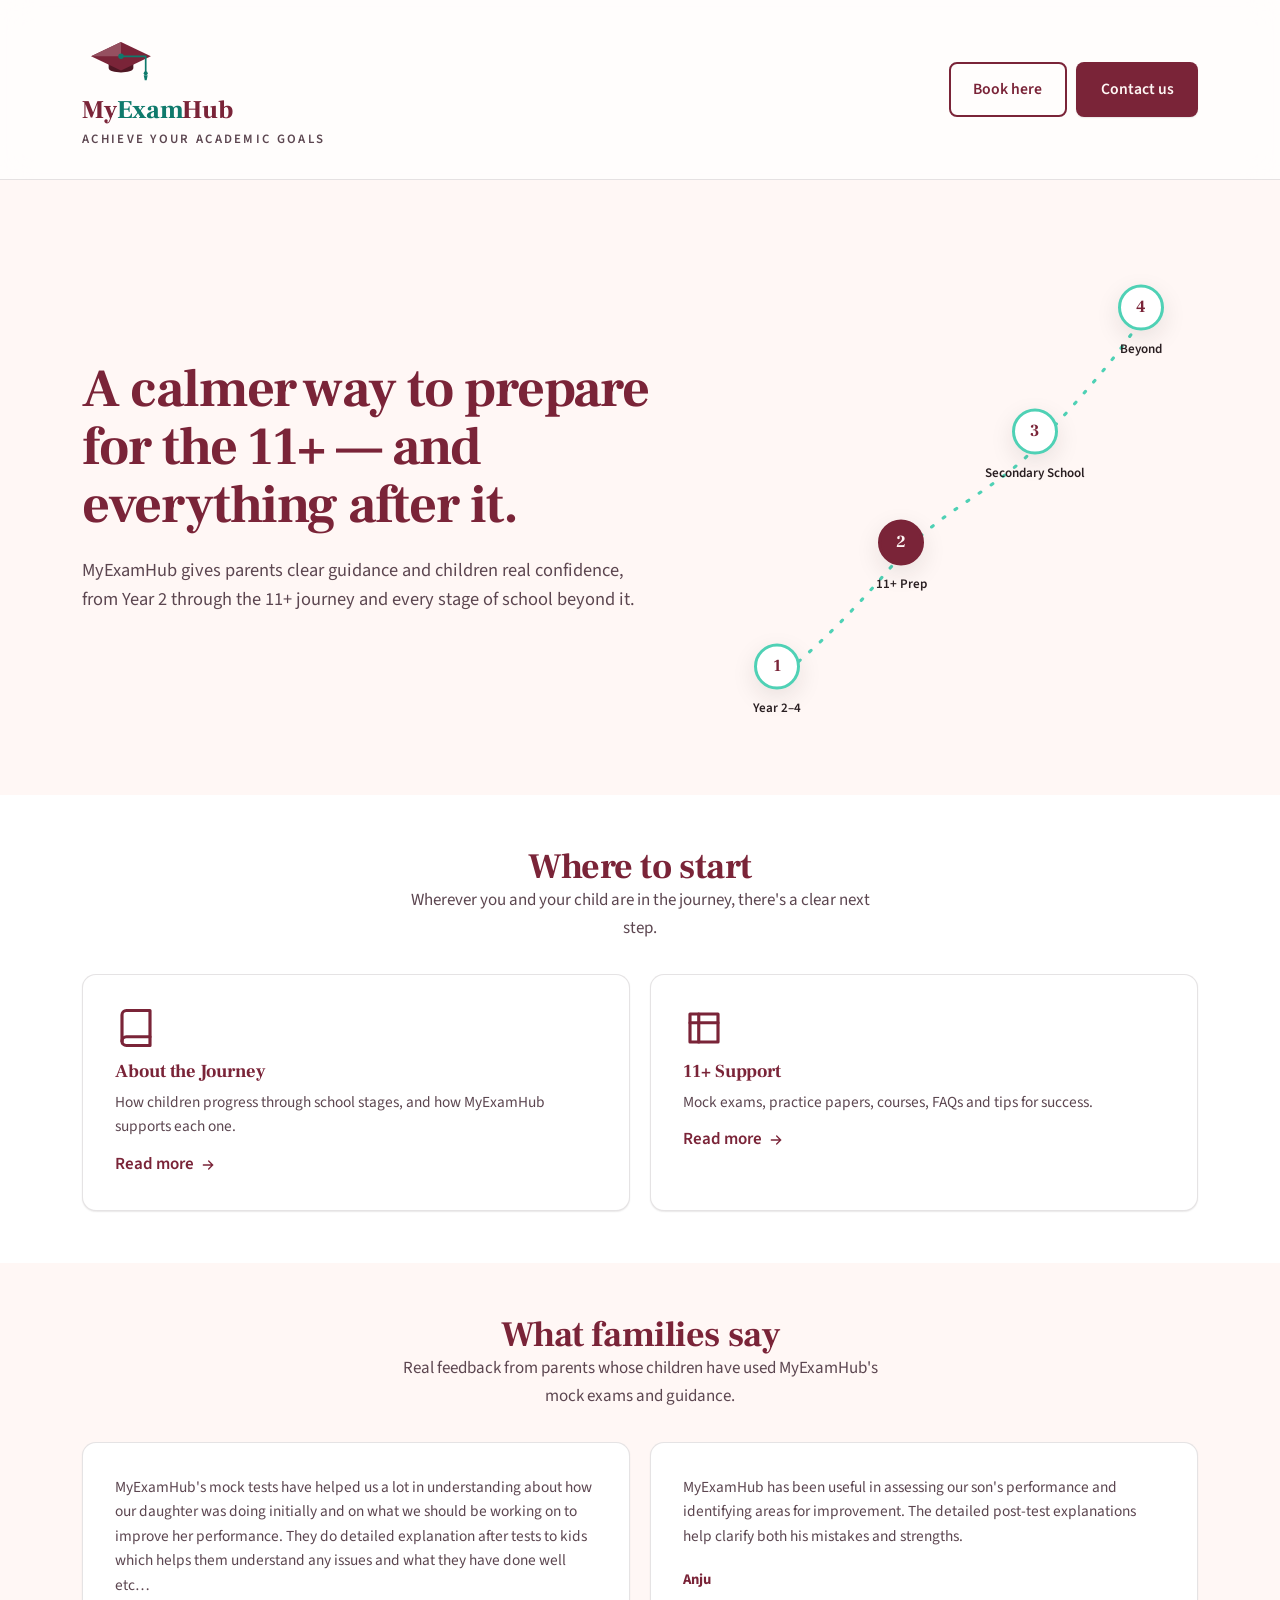
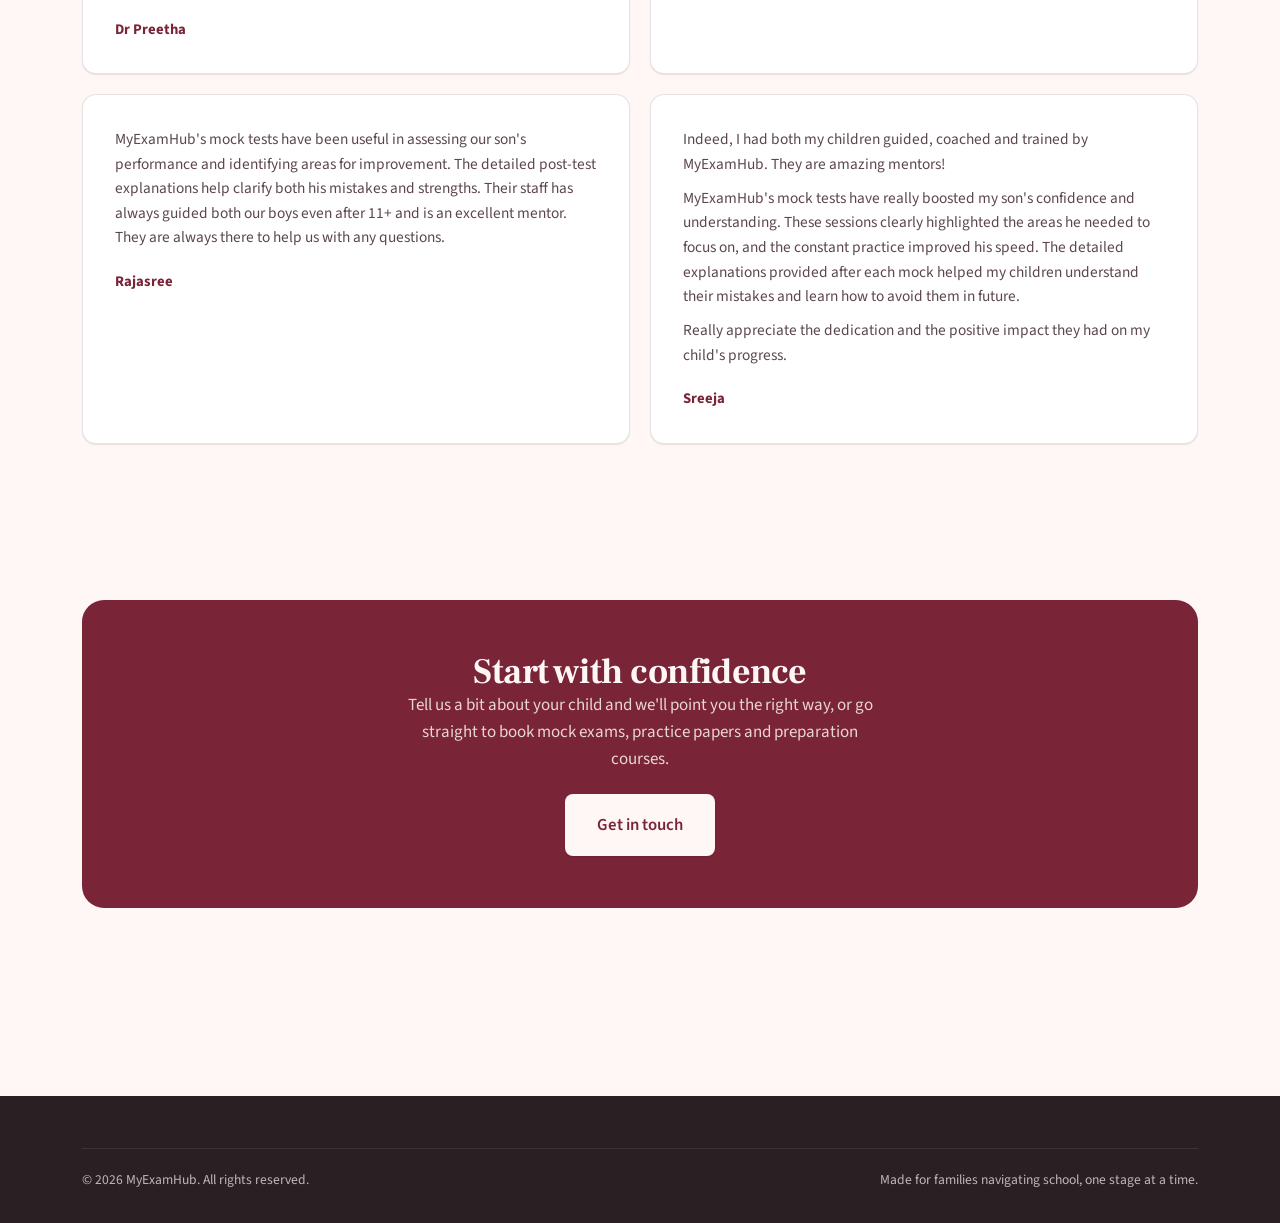
<file: index.html>
<!doctype html>
<html lang="en">
<head>
<meta charset="UTF-8">
<meta name="viewport" content="width=device-width, initial-scale=1">
<title>MyExamHub — A calmer way to prepare for the 11+ and beyond</title>
<meta name="description" content="MyExamHub helps parents and children navigate school with confidence — starting with 11+ exam preparation and growing into support for every stage of school.">
<link rel="icon" type="image/svg+xml" href="assets/img/favicon.svg">
<link rel="preconnect" href="https://fonts.googleapis.com">
<link rel="preconnect" href="https://fonts.gstatic.com" crossorigin>
<link rel="stylesheet" href="https://fonts.googleapis.com/css2?family=Frank+Ruhl+Libre:wght@500;600;700;900&family=Source+Sans+3:wght@400;500;600;700&display=swap">
<link rel="stylesheet" href="assets/css/style.css">
</head>
<body>
<a class="skip-link" href="#main">Skip to main content</a>

<header class="site-header is-home">
  <div class="container">
    <a class="brand" href="index.html">
      <svg class="brand-mark" viewBox="0 0 120 96" aria-hidden="true">
        <path class="cap-band" d="M41,50 L41,58 C41,67 79,67 79,58 L79,50 Z"/>
        <path class="cap-top" d="M14,40 L60,18 L106,40 L60,62 Z"/>
        <path class="cap-face" d="M14,40 L60,18 L60,40 Z"/>
        <circle class="cap-accent" cx="60" cy="40" r="4.2"/>
        <path class="cap-tassel" d="M60,40 L98,40 L98,66"/>
        <circle class="cap-accent" cx="98" cy="66" r="3.1"/>
        <path class="cap-accent" d="M95,69 L101,69 L99.5,77 L96.5,77 Z"/>
      </svg>
      <span class="brand-word"><span class="word-dark">My</span><span class="word-accent">Exam</span><span class="word-dark">Hub</span></span>
      <span class="brand-tagline">Achieve Your Academic Goals</span>
    </a>

    <div class="nav-wrap">
      <div class="header-actions">
        <!--<button class="theme-toggle" aria-label="Switch to dark theme" aria-pressed="false">
          <svg class="icon-sun" viewBox="0 0 24 24" fill="none" stroke="currentColor" stroke-width="2" stroke-linecap="round"><circle cx="12" cy="12" r="4"/><path d="M12 2v2M12 20v2M4.9 4.9l1.4 1.4M17.7 17.7l1.4 1.4M2 12h2M20 12h2M4.9 19.1l1.4-1.4M17.7 6.3l1.4-1.4"/></svg>
          <svg class="icon-moon" viewBox="0 0 24 24" fill="none" stroke="currentColor" stroke-width="2" stroke-linecap="round"><path d="M20 14.5A8.5 8.5 0 1 1 9.5 4a7 7 0 0 0 10.5 10.5Z"/></svg>
        </button>-->
        <a class="btn btn-outline header-cta" href="https://myexamhub.sumupstore.com/" target="_blank" rel="noopener">Book here</a>
        <button type="button" class="btn btn-primary header-cta" data-open-modal="modal-contact">Contact us</button>
      </div>
    </div>
  </div>
</header>
<main id="main">

  <section class="hero">
    <div class="container">
      <div class="hero-copy">
        <h1>A calmer way to prepare for the 11+ — and everything after it.</h1>
        <p class="hero-lede">MyExamHub gives parents clear guidance and children real confidence, from Year 2 through the 11+ journey and every stage of school beyond it.</p>
      </div>

      <div class="journey" aria-hidden="true">
        <svg class="journey-path" viewBox="0 0 460 460" preserveAspectRatio="none">
          <path d="M55,400 C110,355 140,320 175,280 C215,235 270,215 305,175 C345,130 370,105 405,55"
                fill="none" stroke="var(--color-accent)" stroke-width="3" stroke-linecap="round" stroke-dasharray="2 12"/>
        </svg>
        <div class="journey-stop" style="left:12%; top:87%;">
          <div class="journey-dot">1</div>
          <span class="label">Year 2–4</span>
        </div>
        <div class="journey-stop" style="left:38%; top:61%;">
          <div class="journey-dot journey-dot--active">2</div>
          <span class="label">11+ Prep</span>
        </div>
        <div class="journey-stop" style="left:66%; top:38%;">
          <div class="journey-dot">3</div>
          <span class="label">Secondary School</span>
        </div>
        <div class="journey-stop" style="left:88%; top:12%;">
          <div class="journey-dot">4</div>
          <span class="label">Beyond</span>
        </div>
      </div>
    </div>
  </section>

  <section class="section-alt" aria-labelledby="help-heading">
    <div class="container">
      <div class="section-head center">
        <h2 id="help-heading">Where to start</h2>
        <p>Wherever you and your child are in the journey, there's a clear next step.</p>
      </div>
      <div class="grid grid-2">
        <div class="card">
          <svg class="icon" viewBox="0 0 24 24" fill="none" stroke="currentColor" stroke-width="1.8" stroke-linecap="round" stroke-linejoin="round"><path d="M4 19.5A2.5 2.5 0 0 1 6.5 17H20"/><path d="M6.5 2H20v20H6.5A2.5 2.5 0 0 1 4 19.5v-15A2.5 2.5 0 0 1 6.5 2Z"/></svg>
          <h3>About the Journey</h3>
          <p>How children progress through school stages, and how MyExamHub supports each one.</p>
          <button type="button" class="card-link" data-open-modal="modal-about">Read more <svg viewBox="0 0 24 24" fill="none" stroke="currentColor" stroke-width="2" stroke-linecap="round" aria-hidden="true"><path d="M5 12h14M13 6l6 6-6 6"/></svg></button>
        </div>
        <div class="card" hidden>
          <svg class="icon" viewBox="0 0 24 24" fill="none" stroke="currentColor" stroke-width="1.8" stroke-linecap="round" stroke-linejoin="round"><path d="M12 3 2 8l10 5 10-5-10-5Z"/><path d="M6 10.5V16c0 1.5 2.7 3 6 3s6-1.5 6-3v-5.5"/></svg>
          <h3>School Support</h3>
          <p>General academic support across year groups, from confidence-building to core skills.</p>
          <a class="card-link" href="school-support.html">Read more <svg viewBox="0 0 24 24" fill="none" stroke="currentColor" stroke-width="2" stroke-linecap="round" aria-hidden="true"><path d="M5 12h14M13 6l6 6-6 6"/></svg></a>
        </div>
        <div class="card" hidden>
          <svg class="icon" viewBox="0 0 24 24" fill="none" stroke="currentColor" stroke-width="1.8" stroke-linecap="round" stroke-linejoin="round"><path d="M9 11l3 3L22 4"/><path d="M21 12v7a2 2 0 0 1-2 2H5a2 2 0 0 1-2-2V6a2 2 0 0 1 2-2h11"/></svg>
          <h3>Exam Preparation</h3>
          <p>Revision techniques and preparation habits that work for any exam, not just the 11+.</p>
          <a class="card-link" href="exam-preparation.html">Read more <svg viewBox="0 0 24 24" fill="none" stroke="currentColor" stroke-width="2" stroke-linecap="round" aria-hidden="true"><path d="M5 12h14M13 6l6 6-6 6"/></svg></a>
        </div>
        <div class="card">
          <svg class="icon" viewBox="0 0 24 24" fill="none" stroke="currentColor" stroke-width="1.8" stroke-linecap="round" stroke-linejoin="round"><path d="M4 4h16v16H4z"/><path d="M4 9h16M9 4v16"/></svg>
          <h3>11+ Support</h3>
          <p>Mock exams, practice papers, courses, FAQs and tips for success.</p>
          <button type="button" class="card-link" data-open-modal="modal-11plus">Read more <svg viewBox="0 0 24 24" fill="none" stroke="currentColor" stroke-width="2" stroke-linecap="round" aria-hidden="true"><path d="M5 12h14M13 6l6 6-6 6"/></svg></button>
        </div>
      </div>
    </div>
  </section>

  <dialog id="modal-about" class="info-modal info-modal--wide" aria-labelledby="modal-about-title">
    <div class="info-modal-head">
      <h2 id="modal-about-title">The Learning Journey</h2>
      <button type="button" class="info-modal-close" aria-label="Close">
        <svg viewBox="0 0 24 24" fill="none" stroke="currentColor" stroke-width="2" stroke-linecap="round" aria-hidden="true"><path d="M6 6l12 12M18 6L6 18"/></svg>
      </button>
    </div>
    <div class="info-modal-grid info-modal-grid--3">
      <div class="info-modal-box">
        <h3>Year 2–3 · Building foundations</h3>
        <p>Confidence with reading, writing and number sense.</p>
        <ul>
          <li>An introduction to what's ahead</li>
          <li>Guidance for parents on supporting learning at home</li>
          <li>Adaptive learning, tailored to each child</li>
        </ul>
      </div>
      <div class="info-modal-box">
        <h3>Year 4–6 · School support widens</h3>
        <p>Day-to-day academic support and exam preparation techniques.</p>
        <ul>
          <li>11+ specific topic by topic practice</li>
          <li>Revision tips beyond the 11+</li>
        </ul>
      </div>
      <div class="info-modal-box">
        <h3>The 11+ · Getting exam-ready</h3>
        <ul>
          <li>Mock exams and practice papers</li>
          <li>Preparation courses and tips</li>
        </ul>
      </div>
    </div>
  </dialog>

  <dialog id="modal-11plus" class="info-modal" aria-labelledby="modal-11plus-title">
    <div class="info-modal-head">
      <h2 id="modal-11plus-title">What's Available</h2>
      <button type="button" class="info-modal-close" aria-label="Close">
        <svg viewBox="0 0 24 24" fill="none" stroke="currentColor" stroke-width="2" stroke-linecap="round" aria-hidden="true"><path d="M6 6l12 12M18 6L6 18"/></svg>
      </button>
    </div>
    <div class="info-modal-grid">
      <div class="info-modal-box">
        <h3>Y4 and Y5 Quarterly Benchmarking Exams</h3>
        <p>On all 4 subjects - Maths, English, Verbal Reasoning and Non-verbal reasoning.</p>
      </div>
      <div class="info-modal-box">
        <h3>Mock Exams</h3>
        <p>Covering <strong>St Olave's</strong>, <strong>Newstead Wood</strong>, <strong>Kent</strong> schools, <strong>Bexley</strong> schools, and <strong>Sutton</strong> schools.</p>
      </div>
      <div class="info-modal-box">
        <h3>Practice Papers</h3>
        <p>Timed practice papers in <strong>Maths</strong>, <strong>English</strong>, <strong>Verbal Reasoning</strong>, <strong>Non-Verbal Reasoning</strong> and <strong>Creative Writing</strong> to build pace and confidence ahead of exam day.</p>
      </div>
      <div class="info-modal-box">
        <h3>Detailed Feedback Report</h3>
        <p>We don't just forward scores, we give each student tailored feedback, areas of improvment and next steps to guide them at every step.</p>
      </div>
    </div>
  </dialog>

  <dialog id="modal-contact" class="info-modal" aria-labelledby="modal-contact-title">
    <div class="info-modal-head">
      <h2 id="modal-contact-title">Contact Us</h2>
      <button type="button" class="info-modal-close" aria-label="Close">
        <svg viewBox="0 0 24 24" fill="none" stroke="currentColor" stroke-width="2" stroke-linecap="round" aria-hidden="true"><path d="M6 6l12 12M18 6L6 18"/></svg>
      </button>
    </div>
    <div class="contact-list">
      <div class="contact-item">
        <svg class="icon" viewBox="0 0 24 24" fill="none" stroke="currentColor" stroke-width="1.8" stroke-linecap="round" stroke-linejoin="round"><path d="M4 4h16v16H4z"/><path d="m4 6 8 7 8-7"/></svg>
        <div>
          <h3>Email</h3>
          <p><a href="mailto:myexamhub@hotmail.co.uk">myexamhub@hotmail.co.uk</a></p>
        </div>
      </div>
      <div class="contact-item">
        <svg class="icon" viewBox="0 0 24 24" fill="none" stroke="currentColor" stroke-width="1.8" stroke-linecap="round" stroke-linejoin="round"><path d="M22 16.92v3a2 2 0 0 1-2.18 2 19.79 19.79 0 0 1-8.63-3.07 19.5 19.5 0 0 1-6-6 19.79 19.79 0 0 1-3.07-8.67A2 2 0 0 1 4.11 2h3a2 2 0 0 1 2 1.72c.127.96.362 1.903.7 2.81a2 2 0 0 1-.45 2.11L8.09 9.91a16 16 0 0 0 6 6l1.27-1.27a2 2 0 0 1 2.11-.45c.907.338 1.85.573 2.81.7A2 2 0 0 1 22 16.92Z"/></svg>
        <div>
          <h3>Phone</h3>
          <p><a href="tel:+447515136806">+44 7515136806</a></p>
          <p><a href="tel:+447894990795">+44 7894990795</a></p>
        </div>
      </div>
    </div>
  </dialog>

  <section aria-labelledby="testimonials-heading">
    <div class="container">
      <div class="section-head center">
        <!--<span class="eyebrow">What families say</span>-->
        <h2 id="testimonials-heading">What families say</h2>
        <p>Real feedback from parents whose children have used MyExamHub's mock exams and guidance.</p>
      </div>
      <div class="grid grid-2">
        <figure class="card testimonial">
          <blockquote class="testimonial-quote">
            <p>MyExamHub's mock tests have helped us a lot in understanding about how our daughter was doing initially and on what we should be working on to improve her performance. They do detailed explanation after tests to kids which helps them understand any issues and what they have done well etc&hellip;</p>
          </blockquote>
          <figcaption class="testimonial-author">Dr Preetha</figcaption>
        </figure>
        <figure class="card testimonial">
          <blockquote class="testimonial-quote">
            <p>MyExamHub has been useful in assessing our son's performance and identifying areas for improvement. The detailed post-test explanations help clarify both his mistakes and strengths.</p>
          </blockquote>
          <figcaption class="testimonial-author">Anju</figcaption>
        </figure>
        <figure class="card testimonial">
          <blockquote class="testimonial-quote">
            <p>MyExamHub's mock tests have been useful in assessing our son's performance and identifying areas for improvement. The detailed post-test explanations help clarify both his mistakes and strengths. Their staff has always guided both our boys even after 11+ and is an excellent mentor. They are always there to help us with any questions.</p>
          </blockquote>
          <figcaption class="testimonial-author">Rajasree</figcaption>
        </figure>
        <figure class="card testimonial">
          <blockquote class="testimonial-quote">
            <p>Indeed, I had both my children guided, coached and trained by MyExamHub. They are amazing mentors!</p>
            <p>MyExamHub's mock tests have really boosted my son's confidence and understanding. These sessions clearly highlighted the areas he needed to focus on, and the constant practice improved his speed. The detailed explanations provided after each mock helped my children understand their mistakes and learn how to avoid them in future.</p>
            <p>Really appreciate the dedication and the positive impact they had on my child's progress.</p>
          </blockquote>
          <figcaption class="testimonial-author">Sreeja</figcaption>
        </figure>
      </div>
    </div>
  </section>

  <section>
    <div class="container">
      <div class="cta-band">
        <h2>Start with confidence</h2>
        <p>Tell us a bit about your child and we'll point you the right way, or go straight to book mock exams, practice papers and preparation courses.</p>
        <div class="cta-actions">
          <button type="button" class="btn btn-primary btn-lg" data-open-modal="modal-contact">Get in touch</button>
        </div>
      </div>
    </div>
  </section>

</main>

<footer class="site-footer is-home">
  <div class="container">
    <!--<div class="footer-grid">
      <div class="footer-col">
        <div class="footer-brand">MyExamHub</div>
        <p class="footer-tagline">A calmer, clearer way to support your child through school — starting with the 11+ and built to grow from there.</p>
      </div>
      <div class="footer-col">
        <h3>Get in touch</h3>
        <ul>
          <li><a href="mailto:myexamhub@hotmail.co.uk">myexamhub@hotmail.co.uk</a></li>
          <li><button type="button" data-open-modal="modal-contact">Contact page</button></li>
        </ul>
      </div>
    </div>-->
    <div class="footer-bottom">
      <span>&copy; 2026 MyExamHub. All rights reserved.</span>
      <span>Made for families navigating school, one stage at a time.</span>
    </div>
  </div>
</footer>

<script src="assets/js/main.js"></script>
</body>
</html>
</file>
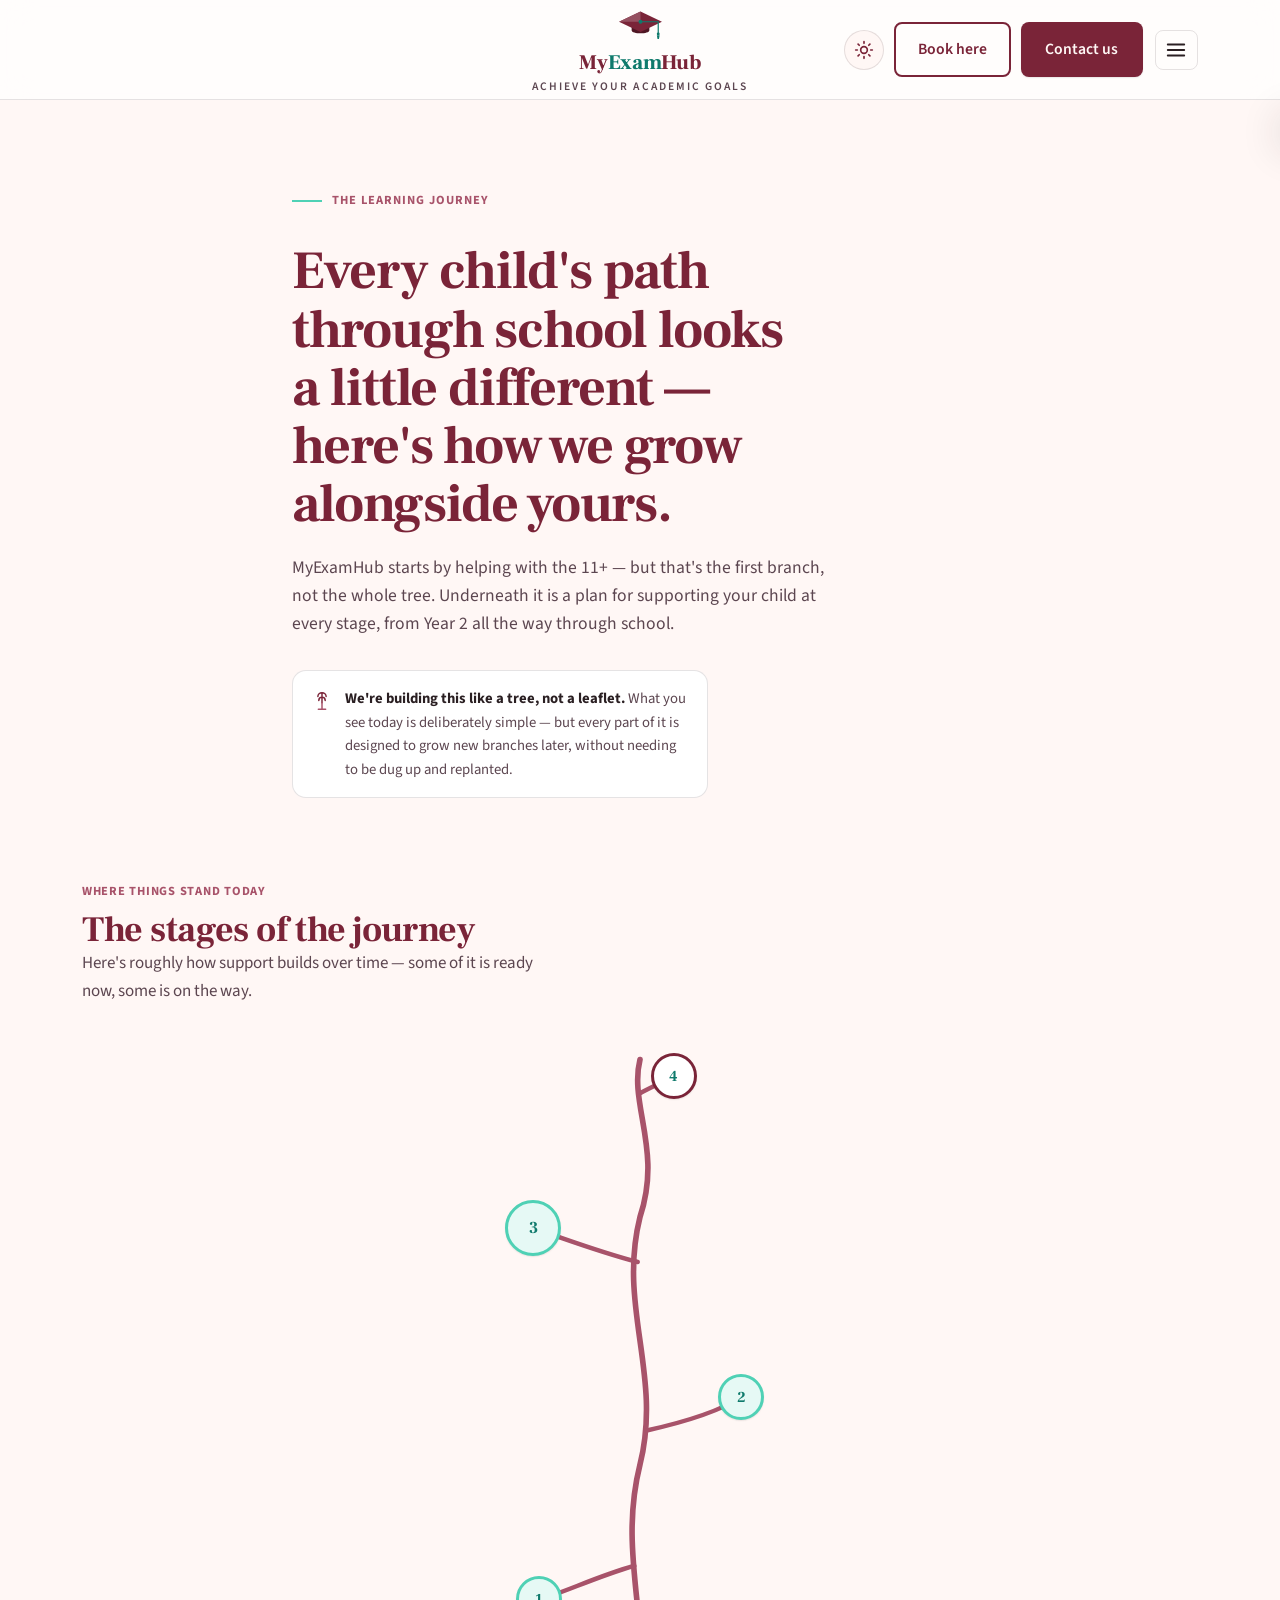
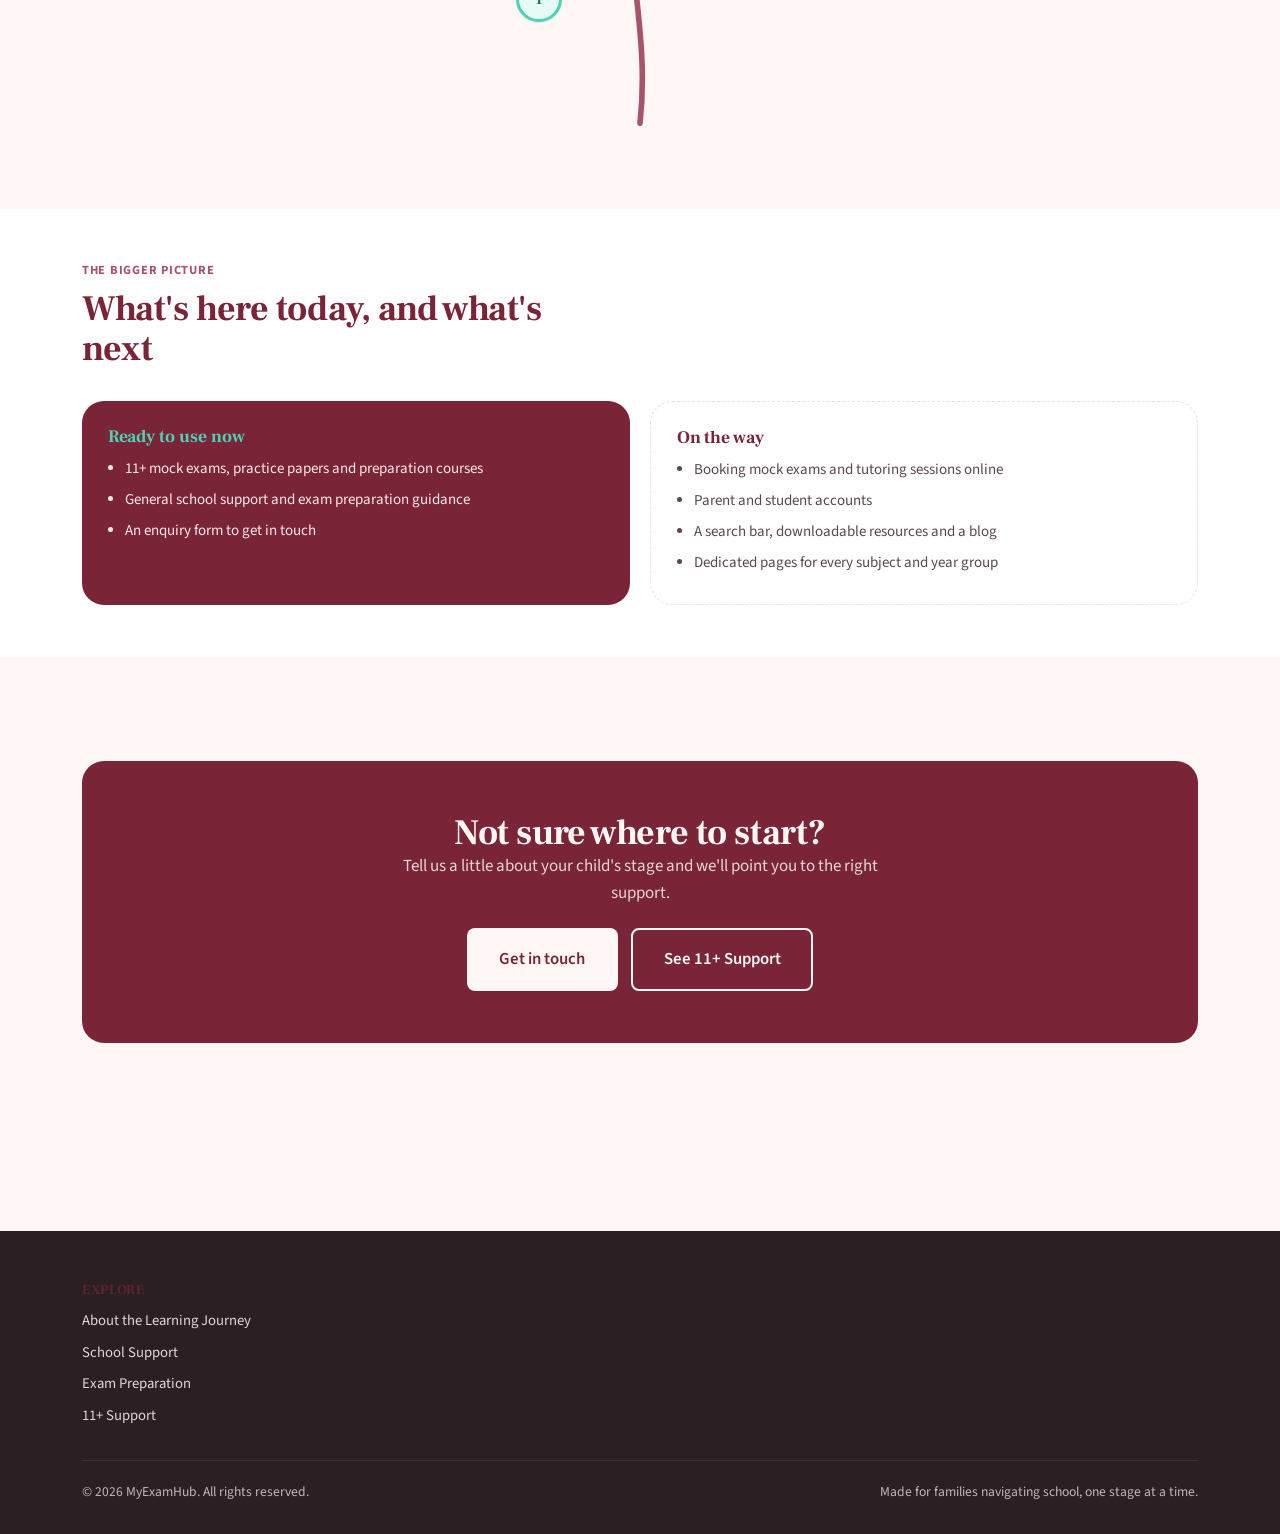
<file: about.html>
<!doctype html>
<html lang="en">
<head>
<meta charset="UTF-8">
<meta name="viewport" content="width=device-width, initial-scale=1">
<title>About the Learning Journey — MyExamHub</title>
<meta name="description" content="How children progress through school stages, and how MyExamHub supports them along the way — from Year 2 through the 11+ and beyond.">
<link rel="icon" type="image/svg+xml" href="assets/img/favicon.svg">
<link rel="preconnect" href="https://fonts.googleapis.com">
<link rel="preconnect" href="https://fonts.gstatic.com" crossorigin>
<link rel="stylesheet" href="https://fonts.googleapis.com/css2?family=Frank+Ruhl+Libre:wght@500;600;700;900&family=Source+Sans+3:wght@400;500;600;700&display=swap">
<link rel="stylesheet" href="assets/css/style.css">
</head>
<body>
<a class="skip-link" href="#main">Skip to main content</a>

<header class="site-header">
  <div class="container">
    <a class="brand" href="index.html">
      <svg class="brand-mark" viewBox="0 0 120 96" aria-hidden="true">
        <path class="cap-band" d="M41,50 L41,58 C41,67 79,67 79,58 L79,50 Z"/>
        <path class="cap-top" d="M14,40 L60,18 L106,40 L60,62 Z"/>
        <path class="cap-face" d="M14,40 L60,18 L60,40 Z"/>
        <circle class="cap-accent" cx="60" cy="40" r="4.2"/>
        <path class="cap-tassel" d="M60,40 L98,40 L98,66"/>
        <circle class="cap-accent" cx="98" cy="66" r="3.1"/>
        <path class="cap-accent" d="M95,69 L101,69 L99.5,77 L96.5,77 Z"/>
      </svg>
      <span class="brand-word"><span class="word-dark">My</span><span class="word-accent">Exam</span><span class="word-dark">Hub</span></span>
      <span class="brand-tagline">Achieve Your Academic Goals</span>
    </a>

    <div class="nav-wrap">
      <button class="nav-toggle" aria-label="Open menu" aria-expanded="false" aria-controls="primary-nav">
        <svg viewBox="0 0 24 24" fill="none" stroke="currentColor" stroke-width="2" stroke-linecap="round"><path d="M3 6h18M3 12h18M3 18h18"/></svg>
      </button>
      <nav class="primary-nav" id="primary-nav" aria-label="Primary">
        <div class="nav-close-row">
          <button class="nav-close" aria-label="Close menu">
            <svg viewBox="0 0 24 24" fill="none" stroke="currentColor" stroke-width="2" stroke-linecap="round"><path d="M6 6l12 12M18 6L6 18"/></svg>
          </button>
        </div>
        <ul>
          <li><a href="index.html">Home</a></li>
          <li><a href="about.html" aria-current="page">About the Learning Journey</a></li>
          <li><a href="school-support.html">School Support</a></li>
          <li><a href="exam-preparation.html">Exam Preparation</a></li>
          <li><a href="eleven-plus.html">11+ Support</a></li>
          <li><a href="contact.html">Contact</a></li>
        </ul>
      </nav>
      <div class="header-actions">
        <button class="theme-toggle" aria-label="Switch to dark theme" aria-pressed="false">
          <svg class="icon-sun" viewBox="0 0 24 24" fill="none" stroke="currentColor" stroke-width="2" stroke-linecap="round"><circle cx="12" cy="12" r="4"/><path d="M12 2v2M12 20v2M4.9 4.9l1.4 1.4M17.7 17.7l1.4 1.4M2 12h2M20 12h2M4.9 19.1l1.4-1.4M17.7 6.3l1.4-1.4"/></svg>
          <svg class="icon-moon" viewBox="0 0 24 24" fill="none" stroke="currentColor" stroke-width="2" stroke-linecap="round"><path d="M20 14.5A8.5 8.5 0 1 1 9.5 4a7 7 0 0 0 10.5 10.5Z"/></svg>
        </button>
        <a class="btn btn-outline header-cta" href="https://myexamhub.sumupstore.com/" target="_blank" rel="noopener">Book here</a>
        <a class="btn btn-primary header-cta" href="contact.html">Contact us</a>
      </div>
    </div>
  </div>
  <div class="nav-scrim"></div>
</header>

<main id="main">

  <section class="journey-hero">
    <div class="container">
      <span class="hero-eyebrow">The Learning Journey</span>
      <h1>Every child's path through school looks a little different — here's how we grow alongside yours.</h1>
      <p class="lede">MyExamHub starts by helping with the 11+ — but that's the first branch, not the whole tree. Underneath it is a plan for supporting your child at every stage, from Year 2 all the way through school.</p>
      <div class="tree-note">
        <svg width="22" height="22" viewBox="0 0 24 24" fill="none" aria-hidden="true">
          <path d="M12 3v11M12 3c-2.5 0-4.5 1.8-4.5 4M12 3c2.5 0 4.5 1.8 4.5 4M12 8c-2 0-3.5 1.5-3.5 3.5M12 8c2 0 3.5 1.5 3.5 3.5" stroke="var(--color-primary)" stroke-width="1.6" stroke-linecap="round"/>
          <path d="M8 21h8M12 14v7" stroke="var(--color-secondary)" stroke-width="1.6" stroke-linecap="round"/>
        </svg>
        <p><strong>We're building this like a tree, not a leaflet.</strong> What you see today is deliberately simple — but every part of it is designed to grow new branches later, without needing to be dug up and replanted.</p>
      </div>
    </div>
  </section>

  <section aria-labelledby="journey-heading">
    <div class="container">
      <div class="section-head">
        <span class="eyebrow">Where things stand today</span>
        <h2 id="journey-heading">The stages of the journey</h2>
        <p>Here's roughly how support builds over time — some of it is ready now, some is on the way.</p>
      </div>

      <div class="tree-journey" data-timeline>
        <svg class="tree-svg" viewBox="0 0 320 640" aria-hidden="true" focusable="false">
          <path class="branch-trunk" d="M160,610 C170,520 140,460 160,380 C180,300 140,240 160,160 C180,100 150,60 160,20" />
          <path class="branch branch-1" d="M155,470 C120,480 90,495 70,500" />
          <path class="branch branch-2" d="M165,350 C210,340 235,330 250,320" />
          <path class="branch branch-3" d="M158,200 C120,190 90,178 65,170" />
          <path class="branch branch-4" d="M160,50 C175,42 185,38 190,35" />
        </svg>

        <div class="tree-node-layer">

          <div class="tree-stage tree-stage-1" data-status="now" data-side="left" style="--nx:21.9%; --ny:78.1%; --node-delay:1.65s;">
            <button class="tree-node" data-stage-toggle aria-expanded="false" aria-controls="tree-detail-1">1</button>
            <div class="tree-card" id="tree-detail-1">
              <span class="tree-card-tag">Available now</span>
              <h3>Year 2–3 · Building foundations</h3>
              <p>Confidence with reading, writing and number sense.</p>
              <ul>
                <li>Guidance for parents on supporting learning at home</li>
                <li>An introduction to what's ahead</li>
              </ul>
            </div>
          </div>

          <div class="tree-stage tree-stage-2" data-status="now" data-side="right" style="--nx:78.1%; --ny:50%; --node-delay:2s;">
            <button class="tree-node" data-stage-toggle aria-expanded="false" aria-controls="tree-detail-2">2</button>
            <div class="tree-card" id="tree-detail-2">
              <span class="tree-card-tag">Available now</span>
              <h3>Year 4–6 · School support widens</h3>
              <p>Day-to-day academic support and exam preparation techniques.</p>
              <ul>
                <li>General academic help across year groups</li>
                <li>Revision tips beyond the 11+</li>
              </ul>
            </div>
          </div>

          <div class="tree-stage tree-stage-3" data-status="now" data-side="left" style="--nx:20.3%; --ny:26.6%; --node-delay:2.35s;">
            <button class="tree-node" data-stage-toggle aria-expanded="false" aria-controls="tree-detail-3">3</button>
            <div class="tree-card" id="tree-detail-3">
              <span class="tree-card-tag">Our main focus right now</span>
              <h3>The 11+ · Getting exam-ready</h3>
              <p>The most detailed part of the site today.</p>
              <ul>
                <li>Mock exams and practice papers</li>
                <li>Preparation courses and tips</li>
                <li>FAQs, booking coming soon</li>
              </ul>
            </div>
          </div>

          <div class="tree-stage tree-stage-4" data-status="soon" data-side="right" style="--nx:59.4%; --ny:5.5%; --node-delay:2.7s;">
            <button class="tree-node" data-stage-toggle aria-expanded="false" aria-controls="tree-detail-4">4</button>
            <div class="tree-card" id="tree-detail-4">
              <span class="tree-card-tag">Coming later</span>
              <h3>Beyond · Growing with your child</h3>
              <p>As MyExamHub grows, so does what's here.</p>
              <ul>
                <li>Every year group and subject</li>
                <li>Accounts and online booking</li>
                <li>Video lessons</li>
              </ul>
            </div>
          </div>

        </div>
      </div>

      <!-- mobile fallback: same content, simple stacked accordion -->
      <div class="tree-mobile-list" data-timeline>
        <article class="stage" data-status="now">
          <button class="stage-head" aria-expanded="false" aria-controls="m-detail-1" data-stage-toggle>
            <span class="stage-node" aria-hidden="true">1</span>
            <span class="stage-title">Year 2–3 · Building foundations</span>
          </button>
          <div class="stage-detail" id="m-detail-1">
            <div class="stage-detail-inner">
              <p>Confidence with reading, writing and number sense — the groundwork everything else stands on.</p>
              <ul>
                <li>General guidance for parents on supporting learning at home</li>
                <li>An introduction to what's ahead in later school years</li>
              </ul>
            </div>
          </div>
        </article>
        <article class="stage" data-status="now">
          <button class="stage-head" aria-expanded="false" aria-controls="m-detail-2" data-stage-toggle>
            <span class="stage-node" aria-hidden="true">2</span>
            <span class="stage-title">Year 4–6 · School support widens</span>
          </button>
          <div class="stage-detail" id="m-detail-2">
            <div class="stage-detail-inner">
              <p>As schoolwork gets more demanding, this is where day-to-day academic support and exam preparation techniques come in.</p>
              <ul>
                <li>School Support: general academic help across year groups</li>
                <li>Exam Preparation: revision tips and techniques that go beyond the 11+</li>
              </ul>
            </div>
          </div>
        </article>
        <article class="stage" data-status="now">
          <button class="stage-head" aria-expanded="false" aria-controls="m-detail-3" data-stage-toggle>
            <span class="stage-node" aria-hidden="true">3</span>
            <span class="stage-title">The 11+ · Getting exam-ready</span>
          </button>
          <div class="stage-detail" id="m-detail-3">
            <div class="stage-detail-inner">
              <p>For families sitting the 11+, this is the most detailed part of the site today.</p>
              <ul>
                <li>Mock exams and practice papers</li>
                <li>Preparation courses and tips for success</li>
                <li>FAQs, with booking a place coming soon</li>
              </ul>
            </div>
          </div>
        </article>
        <article class="stage" data-status="soon">
          <button class="stage-head" aria-expanded="false" aria-controls="m-detail-4" data-stage-toggle>
            <span class="stage-node" aria-hidden="true">4</span>
            <span class="stage-title">Beyond · Growing with your child</span>
          </button>
          <div class="stage-detail" id="m-detail-4">
            <div class="stage-detail-inner">
              <p>As MyExamHub grows, so does what's here — without needing to rebuild what came before.</p>
              <ul>
                <li>Subject and year-group pages across the full school journey</li>
                <li>Accounts, dashboards and online booking</li>
                <li>Video lessons and guided learning pathways</li>
              </ul>
            </div>
          </div>
        </article>
      </div>

    </div>
  </section>

  <section class="section-alt" aria-labelledby="split-heading">
    <div class="container">
      <div class="section-head">
        <span class="eyebrow">The bigger picture</span>
        <h2 id="split-heading">What's here today, and what's next</h2>
      </div>
      <div class="split-grid">
        <div class="split-card now">
          <h3>Ready to use now</h3>
          <ul>
            <li>11+ mock exams, practice papers and preparation courses</li>
            <li>General school support and exam preparation guidance</li>
            <li>An enquiry form to get in touch</li>
          </ul>
        </div>
        <div class="split-card later">
          <h3>On the way</h3>
          <ul>
            <li>Booking mock exams and tutoring sessions online</li>
            <li>Parent and student accounts</li>
            <li>A search bar, downloadable resources and a blog</li>
            <li>Dedicated pages for every subject and year group</li>
          </ul>
        </div>
      </div>
    </div>
  </section>

  <section>
    <div class="container">
      <div class="cta-band">
        <h2>Not sure where to start?</h2>
        <p>Tell us a little about your child's stage and we'll point you to the right support.</p>
        <div class="cta-actions">
          <a class="btn btn-primary btn-lg" href="contact.html">Get in touch</a>
          <a class="btn btn-outline btn-lg" href="eleven-plus.html" style="border-color:#FFF7F5; color:#FFF7F5;">See 11+ Support</a>
        </div>
      </div>
    </div>
  </section>

</main>

<footer class="site-footer">
  <div class="container">
    <div class="footer-grid">
      <div class="footer-col">
        <h3>Explore</h3>
        <ul>
          <li><a href="about.html">About the Learning Journey</a></li>
          <li><a href="school-support.html">School Support</a></li>
          <li><a href="exam-preparation.html">Exam Preparation</a></li>
          <li><a href="eleven-plus.html">11+ Support</a></li>
        </ul>
      </div>
    </div>
    <div class="footer-bottom">
      <span>&copy; 2026 MyExamHub. All rights reserved.</span>
      <span>Made for families navigating school, one stage at a time.</span>
    </div>
  </div>
</footer>

<script src="assets/js/main.js"></script>
</body>
</html>
</file>
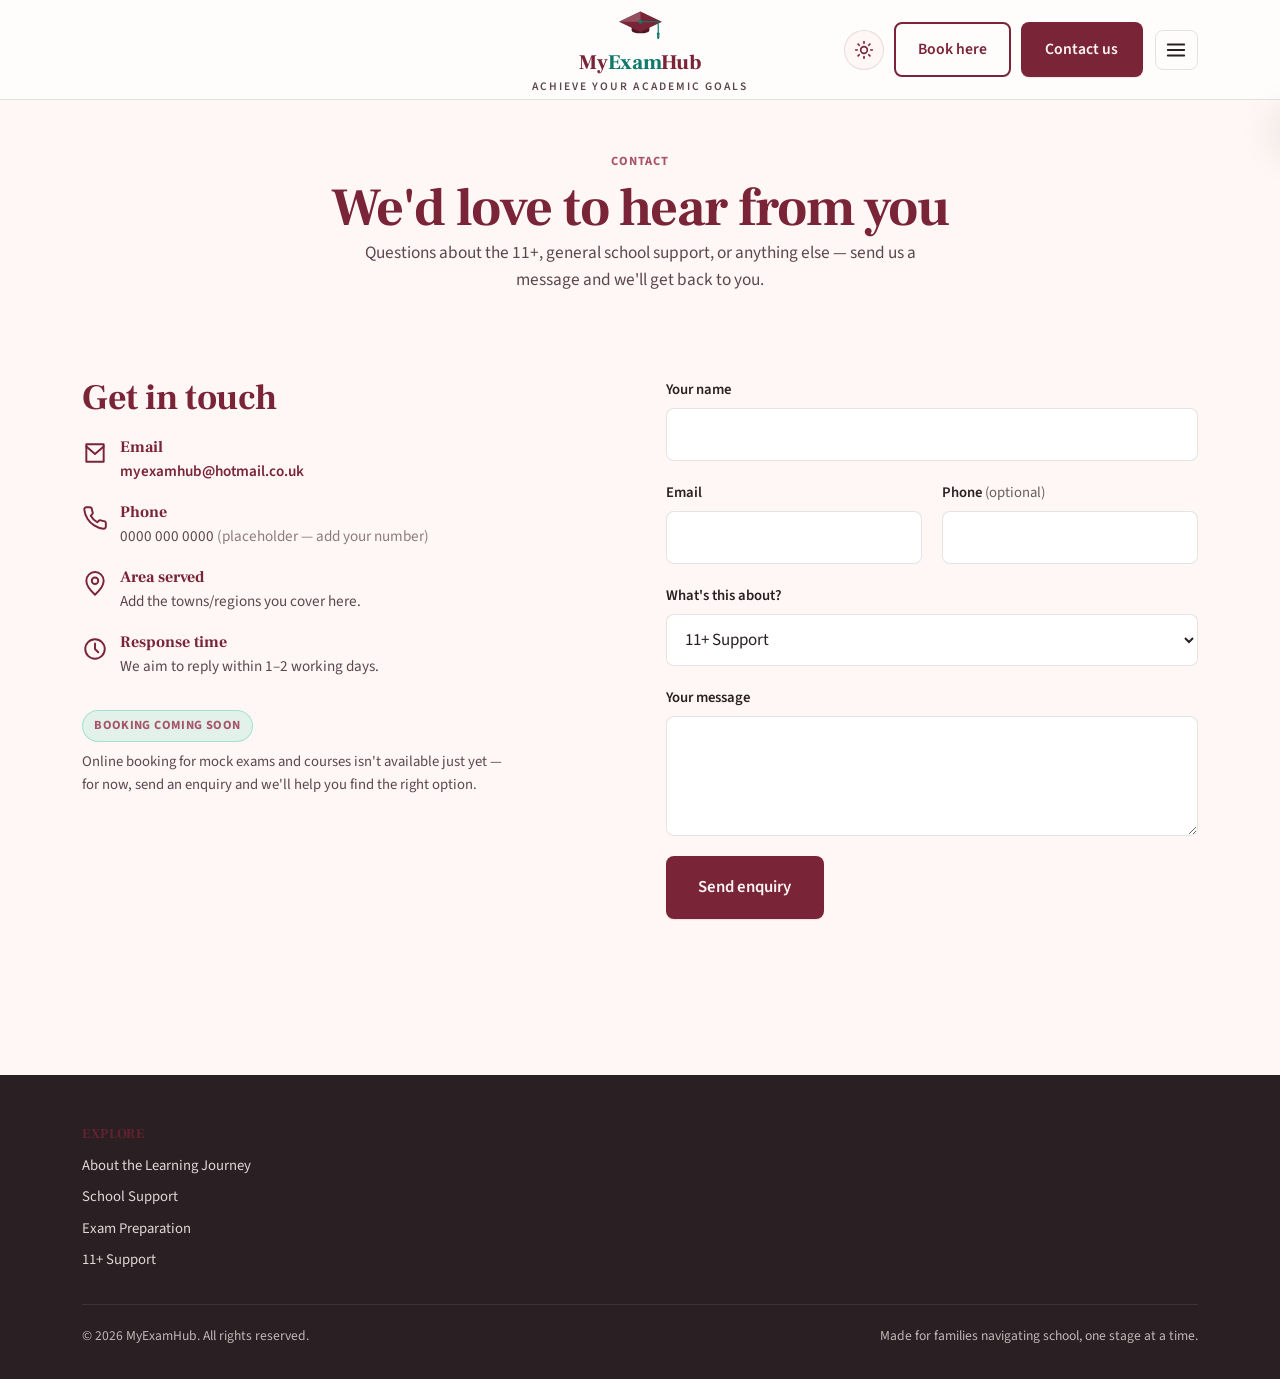
<file: contact.html>
<!doctype html>
<html lang="en">
<head>
<meta charset="UTF-8">
<meta name="viewport" content="width=device-width, initial-scale=1">
<title>Contact — MyExamHub</title>
<meta name="description" content="Get in touch with MyExamHub — contact details and a short enquiry form.">
<link rel="icon" type="image/svg+xml" href="assets/img/favicon.svg">
<link rel="preconnect" href="https://fonts.googleapis.com">
<link rel="preconnect" href="https://fonts.gstatic.com" crossorigin>
<link rel="stylesheet" href="https://fonts.googleapis.com/css2?family=Frank+Ruhl+Libre:wght@500;600;700;900&family=Source+Sans+3:wght@400;500;600;700&display=swap">
<link rel="stylesheet" href="assets/css/style.css">
</head>
<body>
<a class="skip-link" href="#main">Skip to main content</a>

<header class="site-header">
  <div class="container">
    <a class="brand" href="index.html">
      <svg class="brand-mark" viewBox="0 0 120 96" aria-hidden="true">
        <path class="cap-band" d="M41,50 L41,58 C41,67 79,67 79,58 L79,50 Z"/>
        <path class="cap-top" d="M14,40 L60,18 L106,40 L60,62 Z"/>
        <path class="cap-face" d="M14,40 L60,18 L60,40 Z"/>
        <circle class="cap-accent" cx="60" cy="40" r="4.2"/>
        <path class="cap-tassel" d="M60,40 L98,40 L98,66"/>
        <circle class="cap-accent" cx="98" cy="66" r="3.1"/>
        <path class="cap-accent" d="M95,69 L101,69 L99.5,77 L96.5,77 Z"/>
      </svg>
      <span class="brand-word"><span class="word-dark">My</span><span class="word-accent">Exam</span><span class="word-dark">Hub</span></span>
      <span class="brand-tagline">Achieve Your Academic Goals</span>
    </a>

    <div class="nav-wrap">
      <button class="nav-toggle" aria-label="Open menu" aria-expanded="false" aria-controls="primary-nav">
        <svg viewBox="0 0 24 24" fill="none" stroke="currentColor" stroke-width="2" stroke-linecap="round"><path d="M3 6h18M3 12h18M3 18h18"/></svg>
      </button>
      <nav class="primary-nav" id="primary-nav" aria-label="Primary">
        <div class="nav-close-row">
          <button class="nav-close" aria-label="Close menu">
            <svg viewBox="0 0 24 24" fill="none" stroke="currentColor" stroke-width="2" stroke-linecap="round"><path d="M6 6l12 12M18 6L6 18"/></svg>
          </button>
        </div>
        <ul>
          <li><a href="index.html">Home</a></li>
          <li><a href="about.html">About the Learning Journey</a></li>
          <li><a href="school-support.html">School Support</a></li>
          <li><a href="exam-preparation.html">Exam Preparation</a></li>
          <li><a href="eleven-plus.html">11+ Support</a></li>
          <li><a href="contact.html" aria-current="page">Contact</a></li>
        </ul>
      </nav>
      <div class="header-actions">
        <button class="theme-toggle" aria-label="Switch to dark theme" aria-pressed="false">
          <svg class="icon-sun" viewBox="0 0 24 24" fill="none" stroke="currentColor" stroke-width="2" stroke-linecap="round"><circle cx="12" cy="12" r="4"/><path d="M12 2v2M12 20v2M4.9 4.9l1.4 1.4M17.7 17.7l1.4 1.4M2 12h2M20 12h2M4.9 19.1l1.4-1.4M17.7 6.3l1.4-1.4"/></svg>
          <svg class="icon-moon" viewBox="0 0 24 24" fill="none" stroke="currentColor" stroke-width="2" stroke-linecap="round"><path d="M20 14.5A8.5 8.5 0 1 1 9.5 4a7 7 0 0 0 10.5 10.5Z"/></svg>
        </button>
        <a class="btn btn-outline header-cta" href="https://myexamhub.sumupstore.com/" target="_blank" rel="noopener">Book here</a>
        <a class="btn btn-primary header-cta" href="contact.html">Contact us</a>
      </div>
    </div>
  </div>
  <div class="nav-scrim"></div>
</header>

<main id="main">

  <section class="page-header">
    <div class="container">
      <span class="eyebrow" style="justify-content:center; display:flex;">Contact</span>
      <h1>We'd love to hear from you</h1>
      <p>Questions about the 11+, general school support, or anything else — send us a message and we'll get back to you.</p>
    </div>
  </section>

  <section aria-labelledby="contact-heading">
    <div class="container">
      <div class="grid grid-2" style="gap: var(--space-5); align-items:start;">
        <div>
          <h2 id="contact-heading" style="margin-bottom: var(--space-3);">Get in touch</h2>
          <div class="contact-list">
            <div class="contact-item">
              <svg class="icon" viewBox="0 0 24 24" fill="none" stroke="currentColor" stroke-width="1.8" stroke-linecap="round" stroke-linejoin="round"><path d="M4 4h16v16H4z"/><path d="m4 6 8 7 8-7"/></svg>
              <div>
                <h4>Email</h4>
                <p><a href="mailto:myexamhub@hotmail.co.uk" style="color:var(--color-primary); font-weight:600;">myexamhub@hotmail.co.uk</a></p>
              </div>
            </div>
            <div class="contact-item">
              <svg class="icon" viewBox="0 0 24 24" fill="none" stroke="currentColor" stroke-width="1.8" stroke-linecap="round" stroke-linejoin="round"><path d="M22 16.92v3a2 2 0 0 1-2.18 2 19.79 19.79 0 0 1-8.63-3.07 19.5 19.5 0 0 1-6-6 19.79 19.79 0 0 1-3.07-8.67A2 2 0 0 1 4.11 2h3a2 2 0 0 1 2 1.72c.127.96.362 1.903.7 2.81a2 2 0 0 1-.45 2.11L8.09 9.91a16 16 0 0 0 6 6l1.27-1.27a2 2 0 0 1 2.11-.45c.907.338 1.85.573 2.81.7A2 2 0 0 1 22 16.92Z"/></svg>
              <div>
                <h4>Phone</h4>
                <p>0000 000 0000 <span style="opacity:0.7;">(placeholder — add your number)</span></p>
              </div>
            </div>
            <div class="contact-item">
              <svg class="icon" viewBox="0 0 24 24" fill="none" stroke="currentColor" stroke-width="1.8" stroke-linecap="round" stroke-linejoin="round"><path d="M12 22s8-7.5 8-13a8 8 0 1 0-16 0c0 5.5 8 13 8 13Z"/><circle cx="12" cy="9" r="3"/></svg>
              <div>
                <h4>Area served</h4>
                <p>Add the towns/regions you cover here.</p>
              </div>
            </div>
            <div class="contact-item">
              <svg class="icon" viewBox="0 0 24 24" fill="none" stroke="currentColor" stroke-width="1.8" stroke-linecap="round" stroke-linejoin="round"><circle cx="12" cy="12" r="9"/><path d="M12 7v5l3 3"/></svg>
              <div>
                <h4>Response time</h4>
                <p>We aim to reply within 1–2 working days.</p>
              </div>
            </div>
          </div>
          <p id="booking" style="margin-top: var(--space-4);">
            <span class="badge-soon">Booking coming soon</span>
          </p>
          <p style="font-size:0.92rem; margin-top: 0.5rem;">Online booking for mock exams and courses isn't available just yet — for now, send an enquiry and we'll help you find the right option.</p>
        </div>

        <div>
          <form class="form-grid" id="enquiry-form" novalidate>
            <div class="field">
              <label for="parent-name">Your name</label>
              <input type="text" id="parent-name" name="parent-name" autocomplete="name" required>
            </div>
            <div class="field-row">
              <div class="field">
                <label for="email">Email</label>
                <input type="email" id="email" name="email" autocomplete="email" required>
              </div>
              <div class="field">
                <label for="phone">Phone <span style="font-weight:400; opacity:0.7;">(optional)</span></label>
                <input type="tel" id="phone" name="phone" autocomplete="tel">
              </div>
            </div>
            <div class="field">
              <label for="topic">What's this about?</label>
              <select id="topic" name="topic">
                <option value="11-plus">11+ Support</option>
                <option value="school-support">School Support</option>
                <option value="general">General question</option>
                <option value="other">Something else</option>
              </select>
            </div>
            <div class="field">
              <label for="message">Your message</label>
              <textarea id="message" name="message" required></textarea>
            </div>
            <div>
              <button type="submit" class="btn btn-primary btn-lg">Send enquiry</button>
            </div>
            <p class="form-note" id="form-status" role="status" aria-live="polite"></p>
          </form>
        </div>
      </div>
    </div>
  </section>

</main>

<footer class="site-footer">
  <div class="container">
    <div class="footer-grid">
      <div class="footer-col">
        <h3>Explore</h3>
        <ul>
          <li><a href="about.html">About the Learning Journey</a></li>
          <li><a href="school-support.html">School Support</a></li>
          <li><a href="exam-preparation.html">Exam Preparation</a></li>
          <li><a href="eleven-plus.html">11+ Support</a></li>
        </ul>
      </div>
    </div>
    <div class="footer-bottom">
      <span>&copy; 2026 MyExamHub. All rights reserved.</span>
      <span>Made for families navigating school, one stage at a time.</span>
    </div>
  </div>
</footer>

<script src="assets/js/main.js"></script>
<script>
  /* NOTE: this form is not yet wired to a backend. Connect it to a form
     service (e.g. Formspree, Netlify Forms) or your own endpoint before
     launch — right now it only shows a client-side confirmation. */
  document.getElementById('enquiry-form').addEventListener('submit', function (e) {
    e.preventDefault();
    document.getElementById('form-status').textContent =
      "Thanks — this form isn't connected yet, so nothing was sent. Once it's wired up to an email service this message will confirm your enquiry was received.";
  });
</script>
</body>
</html>
</file>
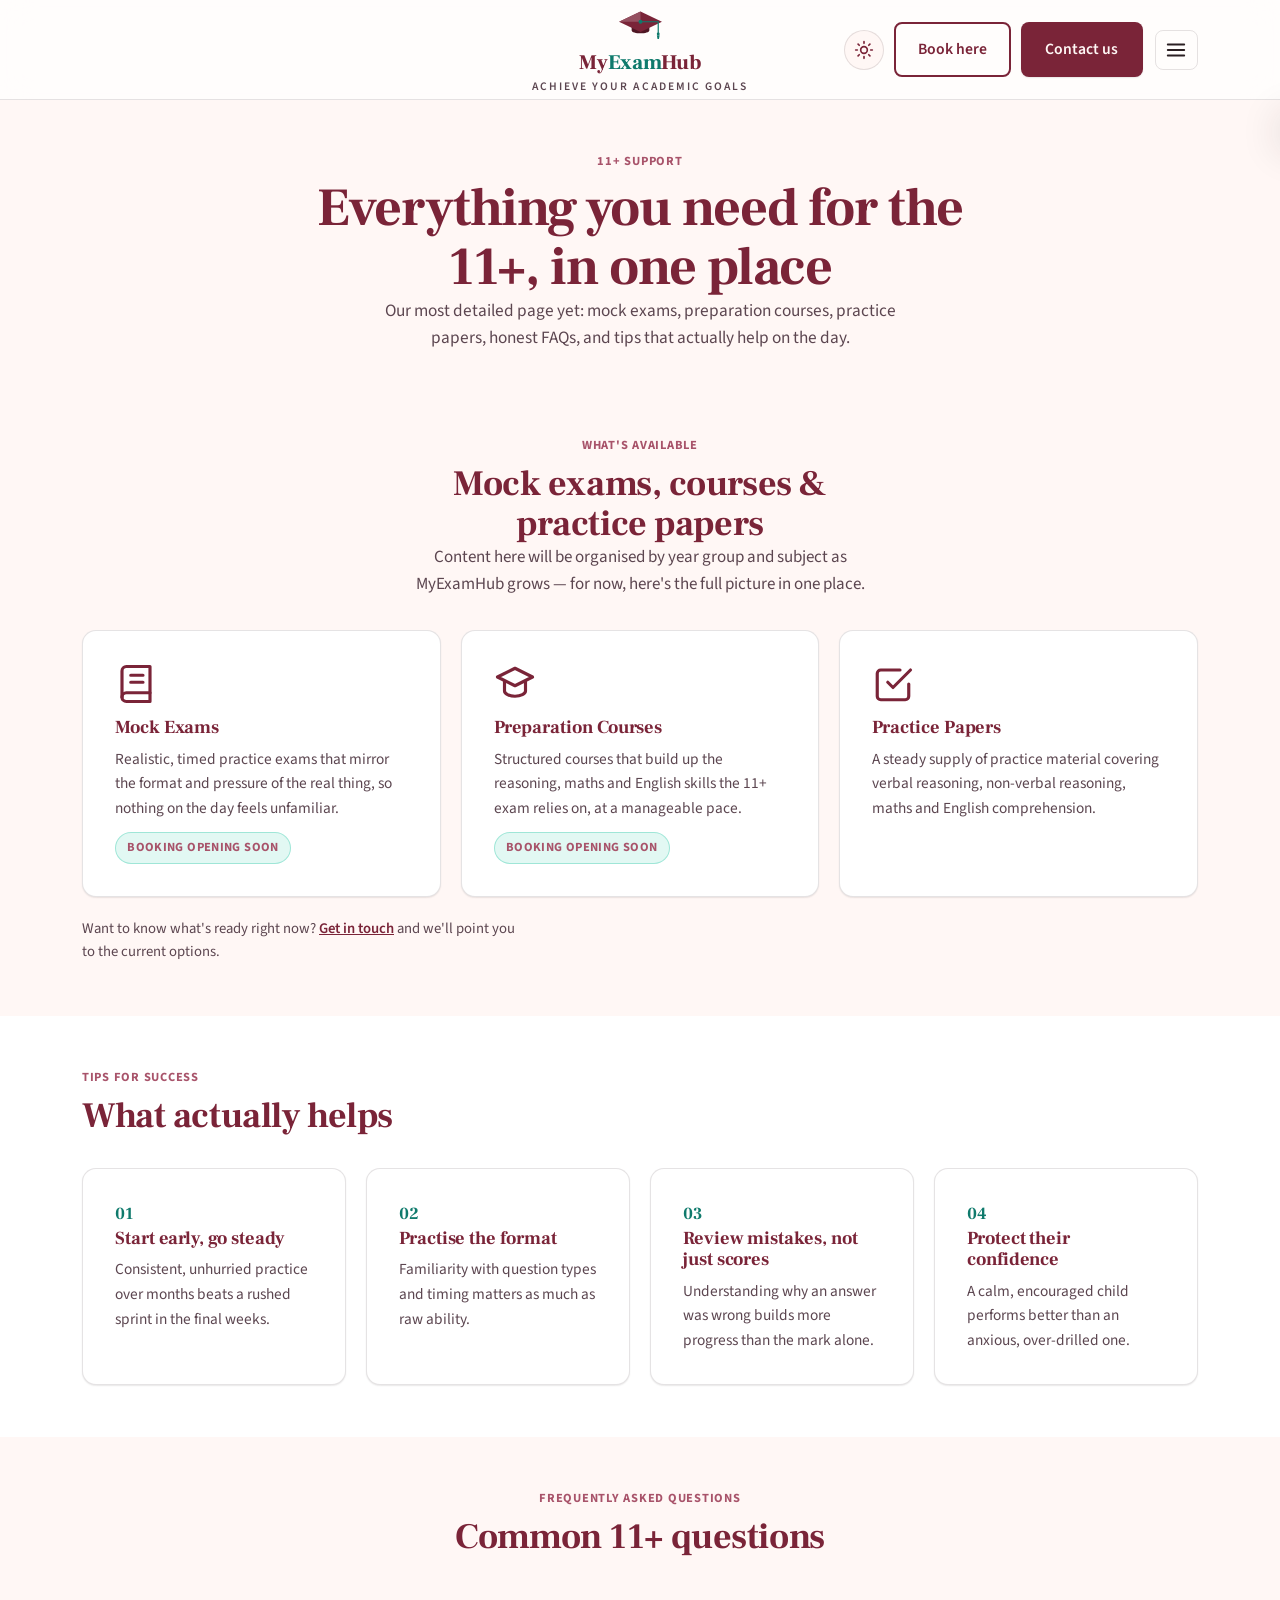
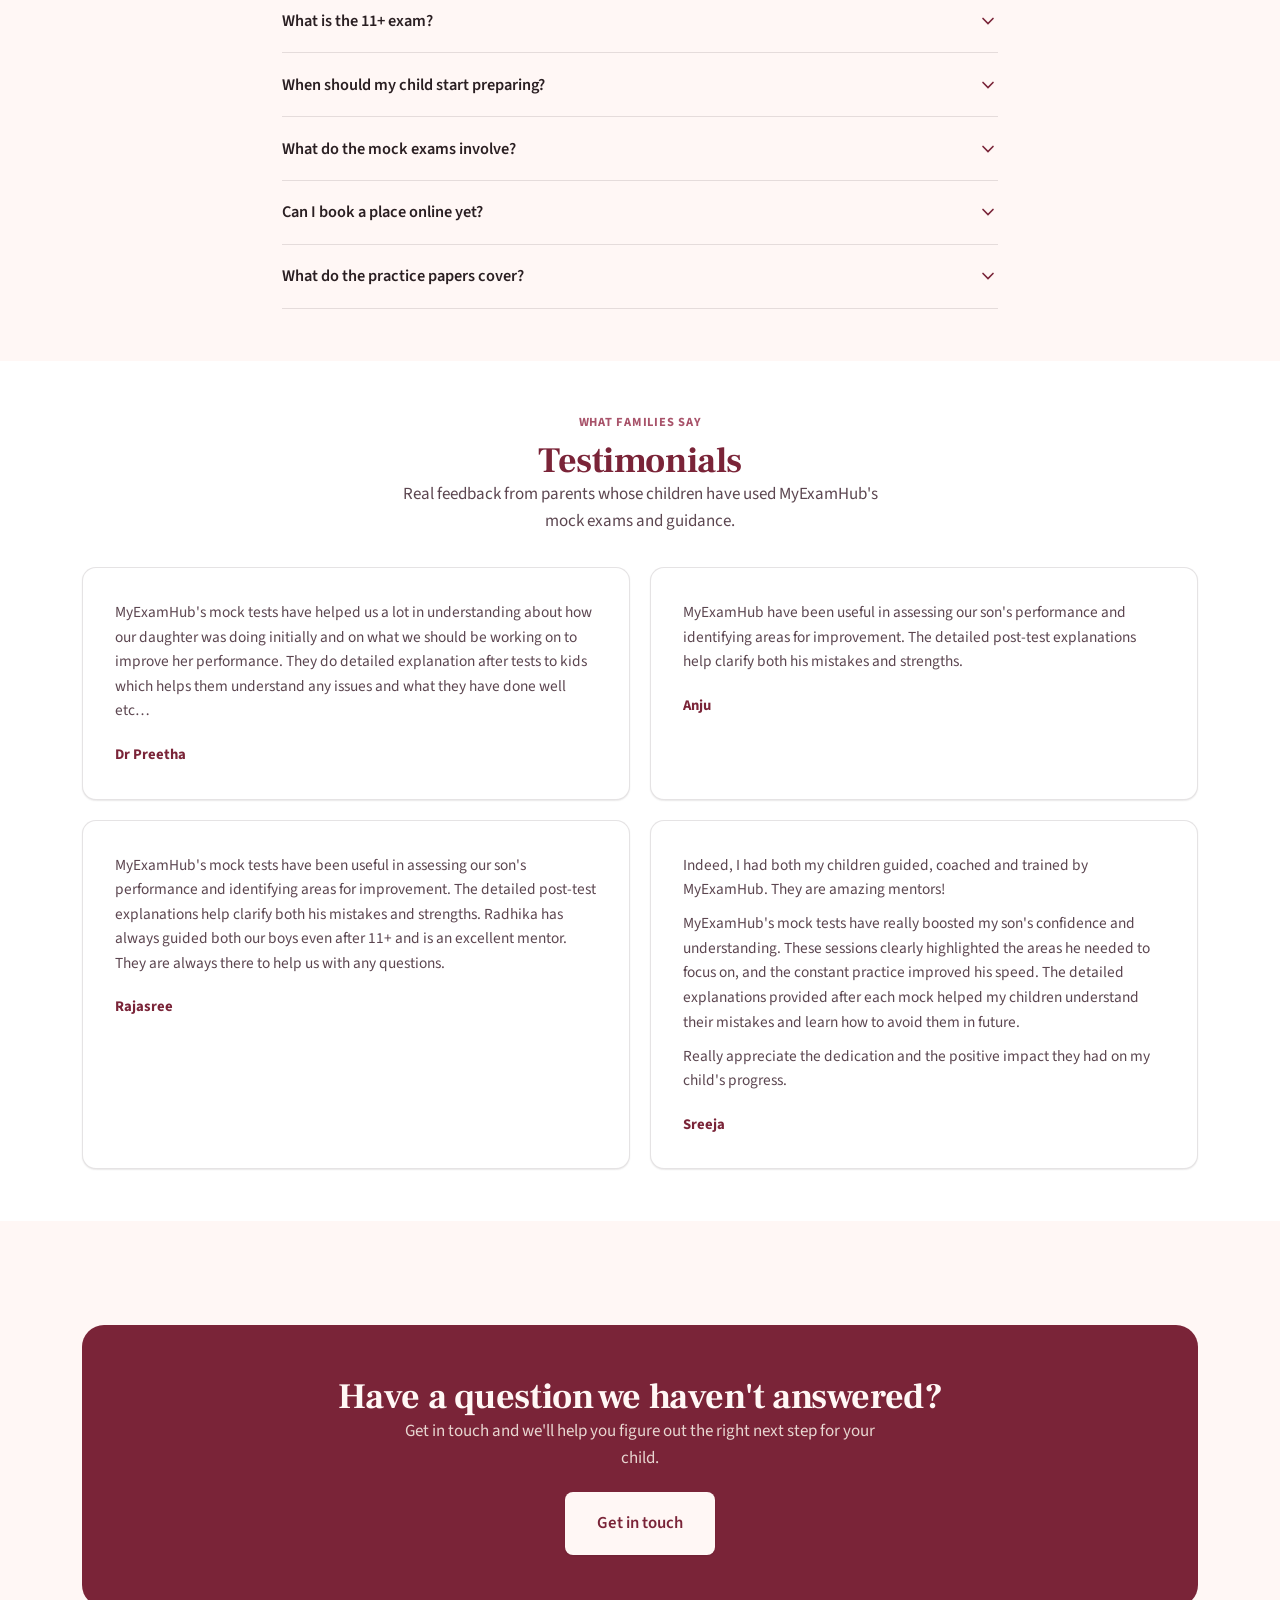
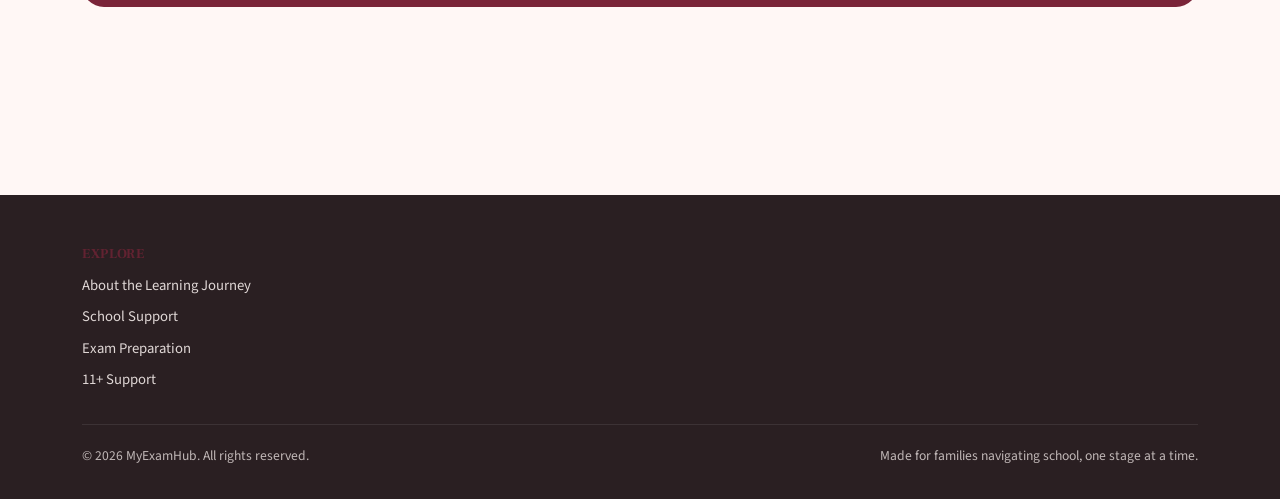
<file: eleven-plus.html>
<!doctype html>
<html lang="en">
<head>
<meta charset="UTF-8">
<meta name="viewport" content="width=device-width, initial-scale=1">
<title>11+ Support — MyExamHub</title>
<meta name="description" content="Mock exams, preparation courses, practice papers, FAQs and tips for success — everything you need for the 11+ exam in one place.">
<link rel="icon" type="image/svg+xml" href="assets/img/favicon.svg">
<link rel="preconnect" href="https://fonts.googleapis.com">
<link rel="preconnect" href="https://fonts.gstatic.com" crossorigin>
<link rel="stylesheet" href="https://fonts.googleapis.com/css2?family=Frank+Ruhl+Libre:wght@500;600;700;900&family=Source+Sans+3:wght@400;500;600;700&display=swap">
<link rel="stylesheet" href="assets/css/style.css">
</head>
<body>
<a class="skip-link" href="#main">Skip to main content</a>

<header class="site-header">
  <div class="container">
    <a class="brand" href="index.html">
      <svg class="brand-mark" viewBox="0 0 120 96" aria-hidden="true">
        <path class="cap-band" d="M41,50 L41,58 C41,67 79,67 79,58 L79,50 Z"/>
        <path class="cap-top" d="M14,40 L60,18 L106,40 L60,62 Z"/>
        <path class="cap-face" d="M14,40 L60,18 L60,40 Z"/>
        <circle class="cap-accent" cx="60" cy="40" r="4.2"/>
        <path class="cap-tassel" d="M60,40 L98,40 L98,66"/>
        <circle class="cap-accent" cx="98" cy="66" r="3.1"/>
        <path class="cap-accent" d="M95,69 L101,69 L99.5,77 L96.5,77 Z"/>
      </svg>
      <span class="brand-word"><span class="word-dark">My</span><span class="word-accent">Exam</span><span class="word-dark">Hub</span></span>
      <span class="brand-tagline">Achieve Your Academic Goals</span>
    </a>

    <div class="nav-wrap">
      <button class="nav-toggle" aria-label="Open menu" aria-expanded="false" aria-controls="primary-nav">
        <svg viewBox="0 0 24 24" fill="none" stroke="currentColor" stroke-width="2" stroke-linecap="round"><path d="M3 6h18M3 12h18M3 18h18"/></svg>
      </button>
      <nav class="primary-nav" id="primary-nav" aria-label="Primary">
        <div class="nav-close-row">
          <button class="nav-close" aria-label="Close menu">
            <svg viewBox="0 0 24 24" fill="none" stroke="currentColor" stroke-width="2" stroke-linecap="round"><path d="M6 6l12 12M18 6L6 18"/></svg>
          </button>
        </div>
        <ul>
          <li><a href="index.html">Home</a></li>
          <li><a href="about.html">About the Learning Journey</a></li>
          <li><a href="school-support.html">School Support</a></li>
          <li><a href="exam-preparation.html">Exam Preparation</a></li>
          <li><a href="eleven-plus.html" aria-current="page">11+ Support</a></li>
          <li><a href="contact.html">Contact</a></li>
        </ul>
      </nav>
      <div class="header-actions">
        <button class="theme-toggle" aria-label="Switch to dark theme" aria-pressed="false">
          <svg class="icon-sun" viewBox="0 0 24 24" fill="none" stroke="currentColor" stroke-width="2" stroke-linecap="round"><circle cx="12" cy="12" r="4"/><path d="M12 2v2M12 20v2M4.9 4.9l1.4 1.4M17.7 17.7l1.4 1.4M2 12h2M20 12h2M4.9 19.1l1.4-1.4M17.7 6.3l1.4-1.4"/></svg>
          <svg class="icon-moon" viewBox="0 0 24 24" fill="none" stroke="currentColor" stroke-width="2" stroke-linecap="round"><path d="M20 14.5A8.5 8.5 0 1 1 9.5 4a7 7 0 0 0 10.5 10.5Z"/></svg>
        </button>
        <a class="btn btn-outline header-cta" href="https://myexamhub.sumupstore.com/" target="_blank" rel="noopener">Book here</a>
        <a class="btn btn-primary header-cta" href="contact.html">Contact us</a>
      </div>
    </div>
  </div>
  <div class="nav-scrim"></div>
</header>

<main id="main">

  <section class="page-header">
    <div class="container">
      <span class="eyebrow" style="justify-content:center; display:flex;">11+ Support</span>
      <h1>Everything you need for the 11+, in one place</h1>
      <p>Our most detailed page yet: mock exams, preparation courses, practice papers, honest FAQs, and tips that actually help on the day.</p>
    </div>
  </section>

  <section aria-labelledby="offerings-heading">
    <div class="container">
      <div class="section-head center">
        <span class="eyebrow">What's available</span>
        <h2 id="offerings-heading">Mock exams, courses &amp; practice papers</h2>
        <p>Content here will be organised by year group and subject as MyExamHub grows — for now, here's the full picture in one place.</p>
      </div>
      <div class="grid grid-3">
        <div class="card">
          <svg class="icon" viewBox="0 0 24 24" fill="none" stroke="currentColor" stroke-width="1.8" stroke-linecap="round" stroke-linejoin="round"><path d="M4 19.5A2.5 2.5 0 0 1 6.5 17H20"/><path d="M6.5 2H20v20H6.5A2.5 2.5 0 0 1 4 19.5v-15A2.5 2.5 0 0 1 6.5 2Z"/><path d="M9 7h7M9 11h7"/></svg>
          <h3>Mock Exams</h3>
          <p>Realistic, timed practice exams that mirror the format and pressure of the real thing, so nothing on the day feels unfamiliar.</p>
          <span class="badge-soon" style="margin-top: var(--space-2);">Booking opening soon</span>
        </div>
        <div class="card">
          <svg class="icon" viewBox="0 0 24 24" fill="none" stroke="currentColor" stroke-width="1.8" stroke-linecap="round" stroke-linejoin="round"><path d="M12 3 2 8l10 5 10-5-10-5Z"/><path d="M6 10.5V16c0 1.5 2.7 3 6 3s6-1.5 6-3v-5.5"/></svg>
          <h3>Preparation Courses</h3>
          <p>Structured courses that build up the reasoning, maths and English skills the 11+ exam relies on, at a manageable pace.</p>
          <span class="badge-soon" style="margin-top: var(--space-2);">Booking opening soon</span>
        </div>
        <div class="card">
          <svg class="icon" viewBox="0 0 24 24" fill="none" stroke="currentColor" stroke-width="1.8" stroke-linecap="round" stroke-linejoin="round"><path d="M9 11l3 3L22 4"/><path d="M21 12v7a2 2 0 0 1-2 2H5a2 2 0 0 1-2-2V6a2 2 0 0 1 2-2h11"/></svg>
          <h3>Practice Papers</h3>
          <p>A steady supply of practice material covering verbal reasoning, non-verbal reasoning, maths and English comprehension.</p>
        </div>
      </div>
      <p style="margin-top: var(--space-3); font-size: 0.92rem;">Want to know what's ready right now? <a href="contact.html" style="color:var(--color-primary); font-weight:600;">Get in touch</a> and we'll point you to the current options.</p>
    </div>
  </section>

  <section class="section-alt" aria-labelledby="tips-heading">
    <div class="container">
      <div class="section-head">
        <span class="eyebrow">Tips for success</span>
        <h2 id="tips-heading">What actually helps</h2>
      </div>
      <div class="grid grid-4">
        <div class="card">
          <span class="step-num" style="font-family:var(--font-display); color:var(--color-accent-strong); font-weight:700;">01</span>
          <h3>Start early, go steady</h3>
          <p>Consistent, unhurried practice over months beats a rushed sprint in the final weeks.</p>
        </div>
        <div class="card">
          <span class="step-num" style="font-family:var(--font-display); color:var(--color-accent-strong); font-weight:700;">02</span>
          <h3>Practise the format</h3>
          <p>Familiarity with question types and timing matters as much as raw ability.</p>
        </div>
        <div class="card">
          <span class="step-num" style="font-family:var(--font-display); color:var(--color-accent-strong); font-weight:700;">03</span>
          <h3>Review mistakes, not just scores</h3>
          <p>Understanding why an answer was wrong builds more progress than the mark alone.</p>
        </div>
        <div class="card">
          <span class="step-num" style="font-family:var(--font-display); color:var(--color-accent-strong); font-weight:700;">04</span>
          <h3>Protect their confidence</h3>
          <p>A calm, encouraged child performs better than an anxious, over-drilled one.</p>
        </div>
      </div>
    </div>
  </section>

  <section aria-labelledby="faq-heading">
    <div class="container" style="max-width: 780px;">
      <div class="section-head center">
        <span class="eyebrow">Frequently asked questions</span>
        <h2 id="faq-heading">Common 11+ questions</h2>
      </div>

      <div class="faq-list">
        <details class="faq-item">
          <summary>What is the 11+ exam?
            <svg class="chevron" viewBox="0 0 24 24" fill="none" stroke="currentColor" stroke-width="2" stroke-linecap="round"><path d="M6 9l6 6 6-6"/></svg>
          </summary>
          <div class="faq-answer">
            <p>The 11+ is an entrance exam some children take around age 11 to gain a place at certain secondary schools. It typically covers areas such as verbal reasoning, non-verbal reasoning, maths and English.</p>
          </div>
        </details>
        <details class="faq-item">
          <summary>When should my child start preparing?
            <svg class="chevron" viewBox="0 0 24 24" fill="none" stroke="currentColor" stroke-width="2" stroke-linecap="round"><path d="M6 9l6 6 6-6"/></svg>
          </summary>
          <div class="faq-answer">
            <p>There's no single right answer — it depends on your child and your target schools. Many families begin gentle preparation in Year 4 or 5, building up steadily rather than starting intensively all at once.</p>
          </div>
        </details>
        <details class="faq-item">
          <summary>What do the mock exams involve?
            <svg class="chevron" viewBox="0 0 24 24" fill="none" stroke="currentColor" stroke-width="2" stroke-linecap="round"><path d="M6 9l6 6 6-6"/></svg>
          </summary>
          <div class="faq-answer">
            <p>Mock exams are designed to feel like the real thing: timed conditions, exam-style questions, and a debrief afterwards so your child (and you) know exactly where to focus next.</p>
          </div>
        </details>
        <details class="faq-item">
          <summary>Can I book a place online yet?
            <svg class="chevron" viewBox="0 0 24 24" fill="none" stroke="currentColor" stroke-width="2" stroke-linecap="round"><path d="M6 9l6 6 6-6"/></svg>
          </summary>
          <div class="faq-answer">
            <p>Online booking is coming soon. For now, <a href="contact.html" style="color:var(--color-primary); font-weight:600;">get in touch</a> and we'll help you find the right mock exam or course.</p>
          </div>
        </details>
        <details class="faq-item">
          <summary>What do the practice papers cover?
            <svg class="chevron" viewBox="0 0 24 24" fill="none" stroke="currentColor" stroke-width="2" stroke-linecap="round"><path d="M6 9l6 6 6-6"/></svg>
          </summary>
          <div class="faq-answer">
            <p>Verbal reasoning, non-verbal reasoning, maths and English comprehension — the core areas most 11+ exams draw from.</p>
          </div>
        </details>
      </div>
    </div>
  </section>

  <section class="section-alt" aria-labelledby="testimonials-heading">
    <div class="container">
      <div class="section-head center">
        <span class="eyebrow">What families say</span>
        <h2 id="testimonials-heading">Testimonials</h2>
        <p>Real feedback from parents whose children have used MyExamHub's mock exams and guidance.</p>
      </div>
      <div class="grid grid-2">
        <figure class="card testimonial">
          <blockquote class="testimonial-quote">
            <p>MyExamHub's mock tests have helped us a lot in understanding about how our daughter was doing initially and on what we should be working on to improve her performance. They do detailed explanation after tests to kids which helps them understand any issues and what they have done well etc&hellip;</p>
          </blockquote>
          <figcaption class="testimonial-author">Dr Preetha</figcaption>
        </figure>
        <figure class="card testimonial">
          <blockquote class="testimonial-quote">
            <p>MyExamHub have been useful in assessing our son's performance and identifying areas for improvement. The detailed post-test explanations help clarify both his mistakes and strengths.</p>
          </blockquote>
          <figcaption class="testimonial-author">Anju</figcaption>
        </figure>
        <figure class="card testimonial">
          <blockquote class="testimonial-quote">
            <p>MyExamHub's mock tests have been useful in assessing our son's performance and identifying areas for improvement. The detailed post-test explanations help clarify both his mistakes and strengths. Radhika has always guided both our boys even after 11+ and is an excellent mentor. They are always there to help us with any questions.</p>
          </blockquote>
          <figcaption class="testimonial-author">Rajasree</figcaption>
        </figure>
        <figure class="card testimonial">
          <blockquote class="testimonial-quote">
            <p>Indeed, I had both my children guided, coached and trained by MyExamHub. They are amazing mentors!</p>
            <p>MyExamHub's mock tests have really boosted my son's confidence and understanding. These sessions clearly highlighted the areas he needed to focus on, and the constant practice improved his speed. The detailed explanations provided after each mock helped my children understand their mistakes and learn how to avoid them in future.</p>
            <p>Really appreciate the dedication and the positive impact they had on my child's progress.</p>
          </blockquote>
          <figcaption class="testimonial-author">Sreeja</figcaption>
        </figure>
      </div>
    </div>
  </section>

  <section>
    <div class="container">
      <div class="cta-band">
        <h2>Have a question we haven't answered?</h2>
        <p>Get in touch and we'll help you figure out the right next step for your child.</p>
        <div class="cta-actions">
          <a class="btn btn-primary btn-lg" href="contact.html">Get in touch</a>
        </div>
      </div>
    </div>
  </section>

</main>

<footer class="site-footer">
  <div class="container">
    <div class="footer-grid">
      <div class="footer-col">
        <h3>Explore</h3>
        <ul>
          <li><a href="about.html">About the Learning Journey</a></li>
          <li><a href="school-support.html">School Support</a></li>
          <li><a href="exam-preparation.html">Exam Preparation</a></li>
          <li><a href="eleven-plus.html">11+ Support</a></li>
        </ul>
      </div>
    </div>
    <div class="footer-bottom">
      <span>&copy; 2026 MyExamHub. All rights reserved.</span>
      <span>Made for families navigating school, one stage at a time.</span>
    </div>
  </div>
</footer>

<script src="assets/js/main.js"></script>
</body>
</html>
</file>
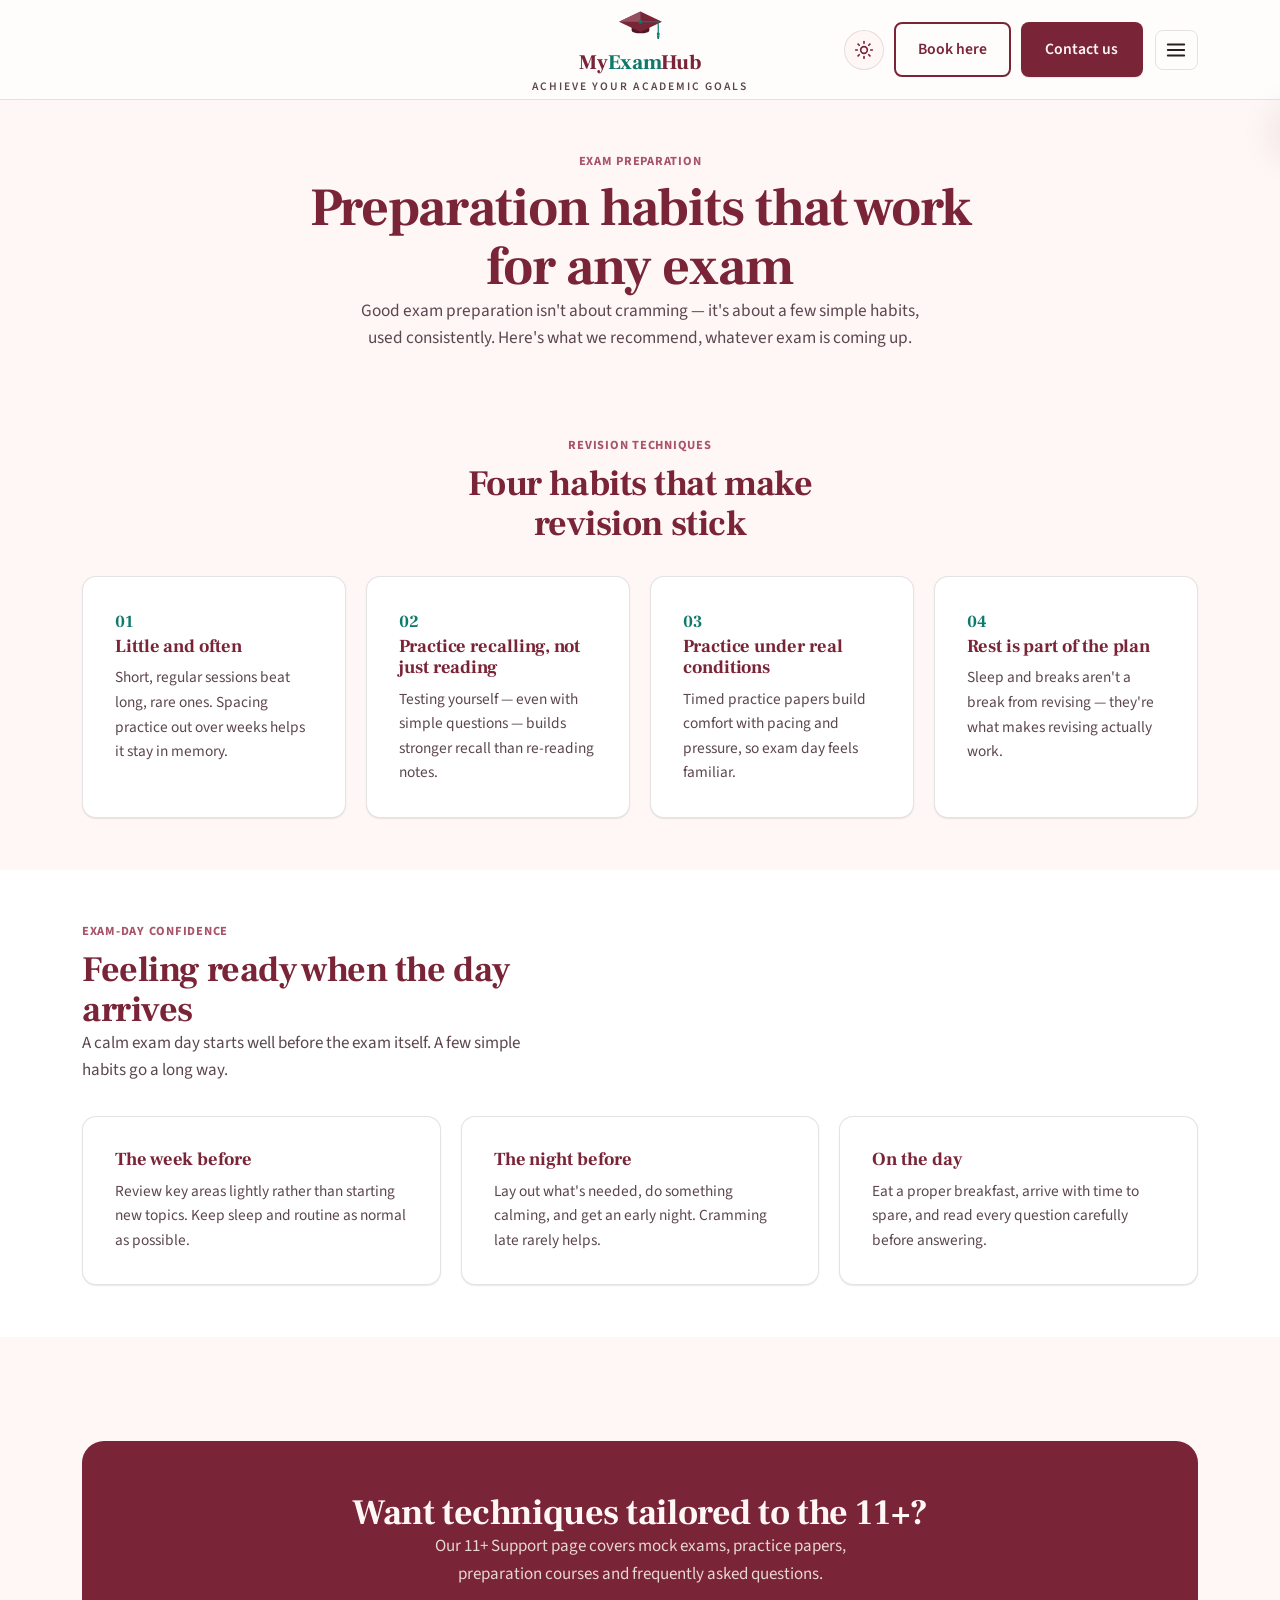
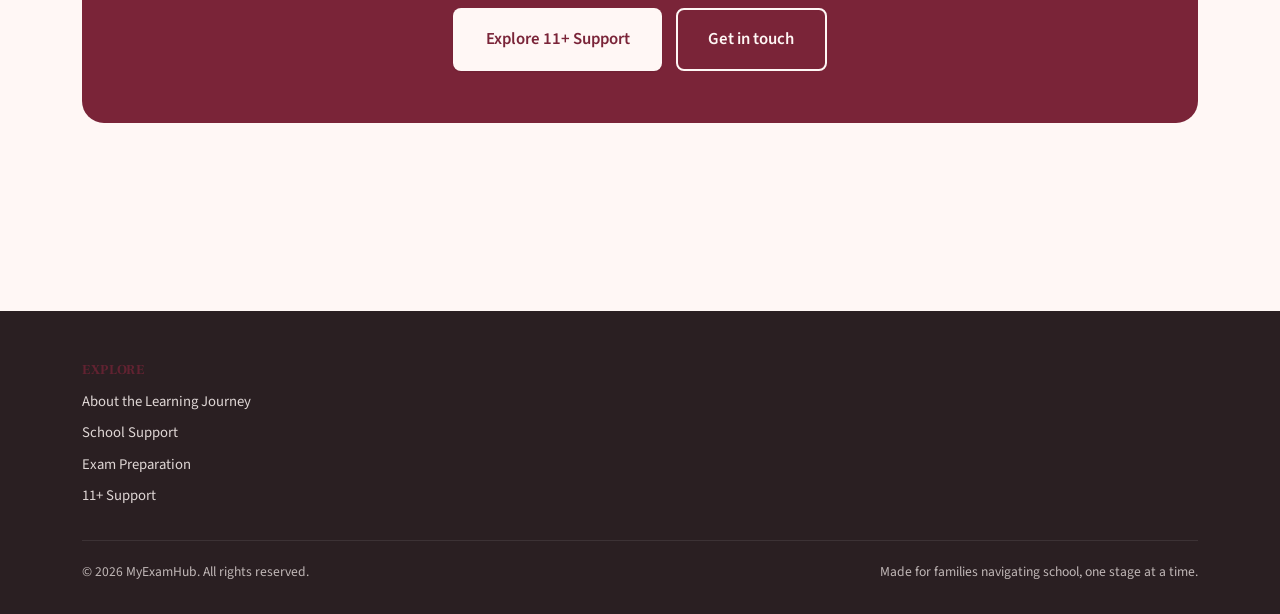
<file: exam-preparation.html>
<!doctype html>
<html lang="en">
<head>
<meta charset="UTF-8">
<meta name="viewport" content="width=device-width, initial-scale=1">
<title>Exam Preparation — MyExamHub</title>
<meta name="description" content="Revision tips, preparation techniques and general exam support that work for any exam, not just the 11+.">
<link rel="icon" type="image/svg+xml" href="assets/img/favicon.svg">
<link rel="preconnect" href="https://fonts.googleapis.com">
<link rel="preconnect" href="https://fonts.gstatic.com" crossorigin>
<link rel="stylesheet" href="https://fonts.googleapis.com/css2?family=Frank+Ruhl+Libre:wght@500;600;700;900&family=Source+Sans+3:wght@400;500;600;700&display=swap">
<link rel="stylesheet" href="assets/css/style.css">
</head>
<body>
<a class="skip-link" href="#main">Skip to main content</a>

<header class="site-header">
  <div class="container">
    <a class="brand" href="index.html">
      <svg class="brand-mark" viewBox="0 0 120 96" aria-hidden="true">
        <path class="cap-band" d="M41,50 L41,58 C41,67 79,67 79,58 L79,50 Z"/>
        <path class="cap-top" d="M14,40 L60,18 L106,40 L60,62 Z"/>
        <path class="cap-face" d="M14,40 L60,18 L60,40 Z"/>
        <circle class="cap-accent" cx="60" cy="40" r="4.2"/>
        <path class="cap-tassel" d="M60,40 L98,40 L98,66"/>
        <circle class="cap-accent" cx="98" cy="66" r="3.1"/>
        <path class="cap-accent" d="M95,69 L101,69 L99.5,77 L96.5,77 Z"/>
      </svg>
      <span class="brand-word"><span class="word-dark">My</span><span class="word-accent">Exam</span><span class="word-dark">Hub</span></span>
      <span class="brand-tagline">Achieve Your Academic Goals</span>
    </a>

    <div class="nav-wrap">
      <button class="nav-toggle" aria-label="Open menu" aria-expanded="false" aria-controls="primary-nav">
        <svg viewBox="0 0 24 24" fill="none" stroke="currentColor" stroke-width="2" stroke-linecap="round"><path d="M3 6h18M3 12h18M3 18h18"/></svg>
      </button>
      <nav class="primary-nav" id="primary-nav" aria-label="Primary">
        <div class="nav-close-row">
          <button class="nav-close" aria-label="Close menu">
            <svg viewBox="0 0 24 24" fill="none" stroke="currentColor" stroke-width="2" stroke-linecap="round"><path d="M6 6l12 12M18 6L6 18"/></svg>
          </button>
        </div>
        <ul>
          <li><a href="index.html">Home</a></li>
          <li><a href="about.html">About the Learning Journey</a></li>
          <li><a href="school-support.html">School Support</a></li>
          <li><a href="exam-preparation.html" aria-current="page">Exam Preparation</a></li>
          <li><a href="eleven-plus.html">11+ Support</a></li>
          <li><a href="contact.html">Contact</a></li>
        </ul>
      </nav>
      <div class="header-actions">
        <button class="theme-toggle" aria-label="Switch to dark theme" aria-pressed="false">
          <svg class="icon-sun" viewBox="0 0 24 24" fill="none" stroke="currentColor" stroke-width="2" stroke-linecap="round"><circle cx="12" cy="12" r="4"/><path d="M12 2v2M12 20v2M4.9 4.9l1.4 1.4M17.7 17.7l1.4 1.4M2 12h2M20 12h2M4.9 19.1l1.4-1.4M17.7 6.3l1.4-1.4"/></svg>
          <svg class="icon-moon" viewBox="0 0 24 24" fill="none" stroke="currentColor" stroke-width="2" stroke-linecap="round"><path d="M20 14.5A8.5 8.5 0 1 1 9.5 4a7 7 0 0 0 10.5 10.5Z"/></svg>
        </button>
        <a class="btn btn-outline header-cta" href="https://myexamhub.sumupstore.com/" target="_blank" rel="noopener">Book here</a>
        <a class="btn btn-primary header-cta" href="contact.html">Contact us</a>
      </div>
    </div>
  </div>
  <div class="nav-scrim"></div>
</header>

<main id="main">

  <section class="page-header">
    <div class="container">
      <span class="eyebrow" style="justify-content:center; display:flex;">Exam Preparation</span>
      <h1>Preparation habits that work for any exam</h1>
      <p>Good exam preparation isn't about cramming — it's about a few simple habits, used consistently. Here's what we recommend, whatever exam is coming up.</p>
    </div>
  </section>

  <section aria-labelledby="techniques-heading">
    <div class="container">
      <div class="section-head center">
        <span class="eyebrow">Revision techniques</span>
        <h2 id="techniques-heading">Four habits that make revision stick</h2>
      </div>
      <div class="grid grid-4">
        <div class="card">
          <span class="step-num" style="font-family:var(--font-display); color:var(--color-accent-strong); font-weight:700;">01</span>
          <h3>Little and often</h3>
          <p>Short, regular sessions beat long, rare ones. Spacing practice out over weeks helps it stay in memory.</p>
        </div>
        <div class="card">
          <span class="step-num" style="font-family:var(--font-display); color:var(--color-accent-strong); font-weight:700;">02</span>
          <h3>Practice recalling, not just reading</h3>
          <p>Testing yourself — even with simple questions — builds stronger recall than re-reading notes.</p>
        </div>
        <div class="card">
          <span class="step-num" style="font-family:var(--font-display); color:var(--color-accent-strong); font-weight:700;">03</span>
          <h3>Practice under real conditions</h3>
          <p>Timed practice papers build comfort with pacing and pressure, so exam day feels familiar.</p>
        </div>
        <div class="card">
          <span class="step-num" style="font-family:var(--font-display); color:var(--color-accent-strong); font-weight:700;">04</span>
          <h3>Rest is part of the plan</h3>
          <p>Sleep and breaks aren't a break from revising — they're what makes revising actually work.</p>
        </div>
      </div>
    </div>
  </section>

  <section class="section-alt" aria-labelledby="confidence-heading">
    <div class="container">
      <div class="section-head">
        <span class="eyebrow">Exam-day confidence</span>
        <h2 id="confidence-heading">Feeling ready when the day arrives</h2>
        <p>A calm exam day starts well before the exam itself. A few simple habits go a long way.</p>
      </div>
      <div class="grid grid-3">
        <div class="card">
          <h3>The week before</h3>
          <p>Review key areas lightly rather than starting new topics. Keep sleep and routine as normal as possible.</p>
        </div>
        <div class="card">
          <h3>The night before</h3>
          <p>Lay out what's needed, do something calming, and get an early night. Cramming late rarely helps.</p>
        </div>
        <div class="card">
          <h3>On the day</h3>
          <p>Eat a proper breakfast, arrive with time to spare, and read every question carefully before answering.</p>
        </div>
      </div>
    </div>
  </section>

  <section>
    <div class="container">
      <div class="cta-band">
        <h2>Want techniques tailored to the 11+?</h2>
        <p>Our 11+ Support page covers mock exams, practice papers, preparation courses and frequently asked questions.</p>
        <div class="cta-actions">
          <a class="btn btn-primary btn-lg" href="eleven-plus.html">Explore 11+ Support</a>
          <a class="btn btn-outline btn-lg" href="contact.html" style="border-color:#FFF7F5; color:#FFF7F5;">Get in touch</a>
        </div>
      </div>
    </div>
  </section>

</main>

<footer class="site-footer">
  <div class="container">
    <div class="footer-grid">
      <div class="footer-col">
        <h3>Explore</h3>
        <ul>
          <li><a href="about.html">About the Learning Journey</a></li>
          <li><a href="school-support.html">School Support</a></li>
          <li><a href="exam-preparation.html">Exam Preparation</a></li>
          <li><a href="eleven-plus.html">11+ Support</a></li>
        </ul>
      </div>
    </div>
    <div class="footer-bottom">
      <span>&copy; 2026 MyExamHub. All rights reserved.</span>
      <span>Made for families navigating school, one stage at a time.</span>
    </div>
  </div>
</footer>

<script src="assets/js/main.js"></script>
</body>
</html>
</file>
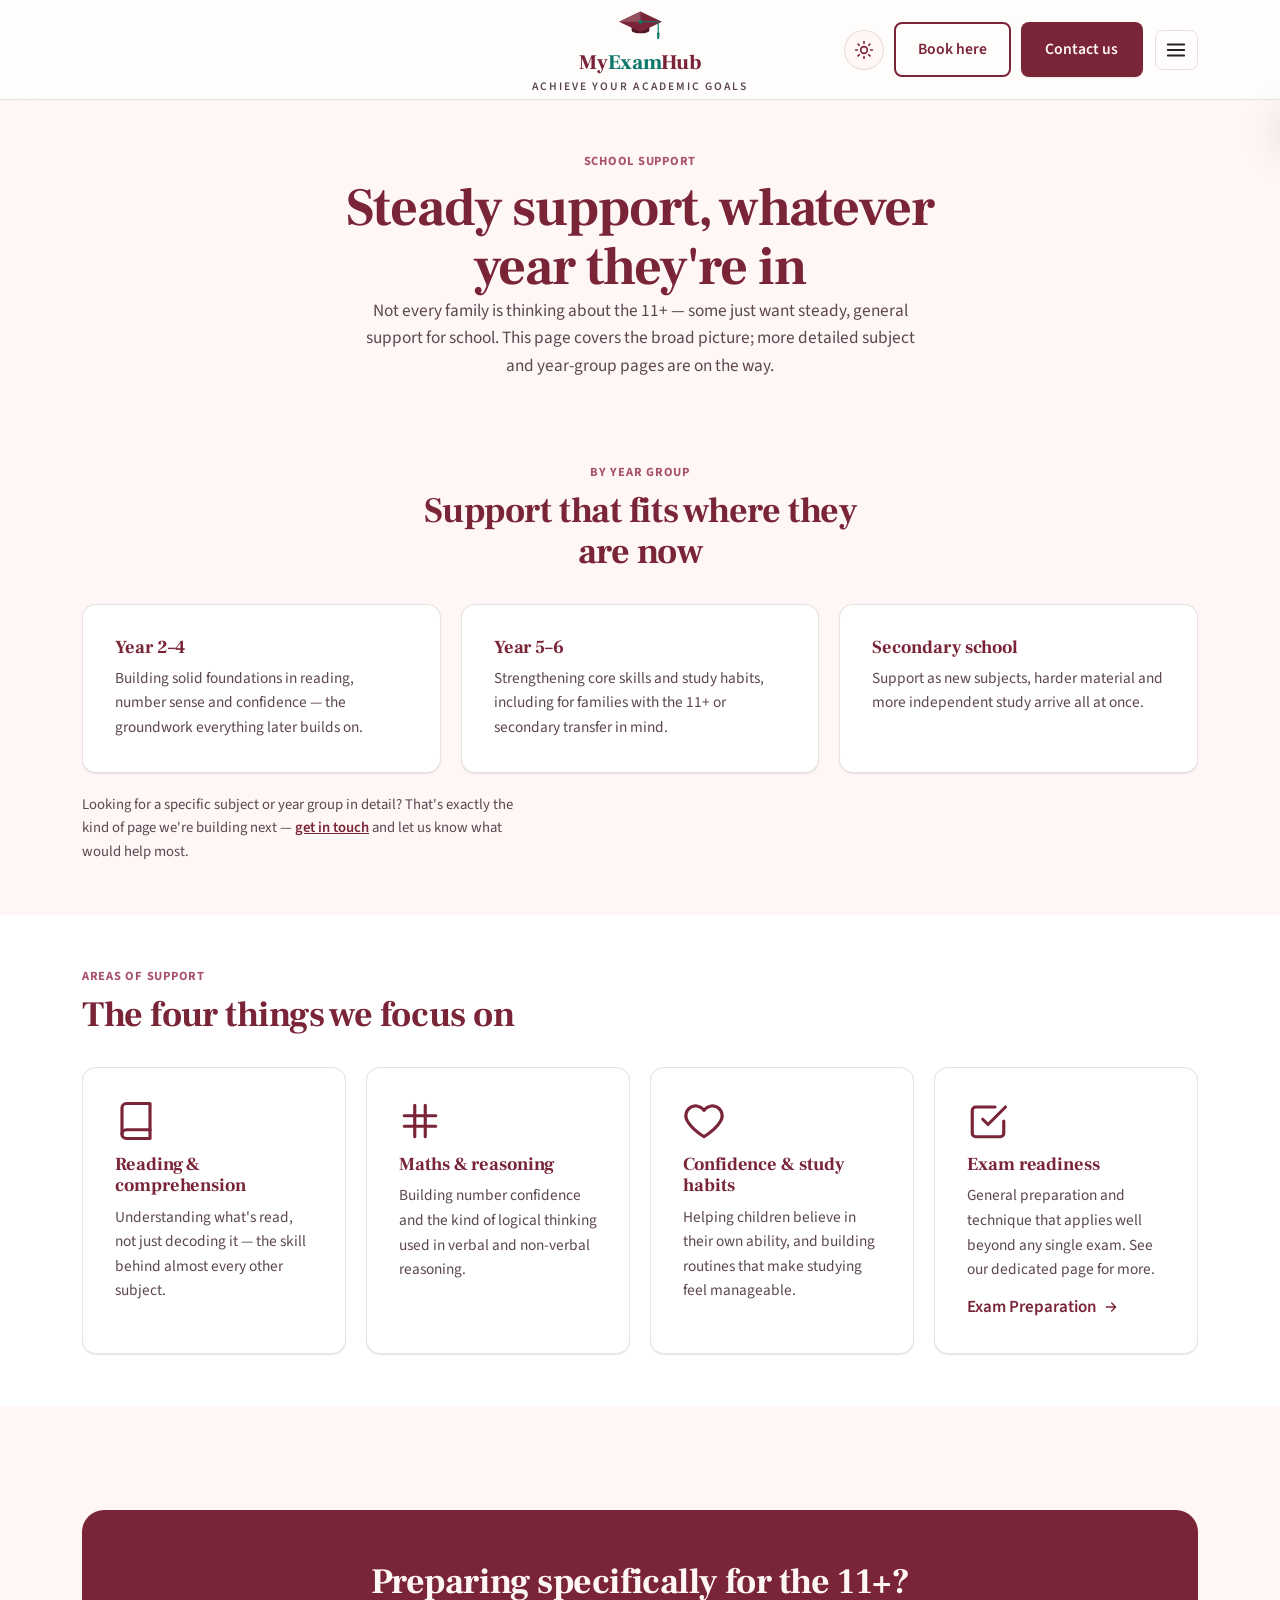
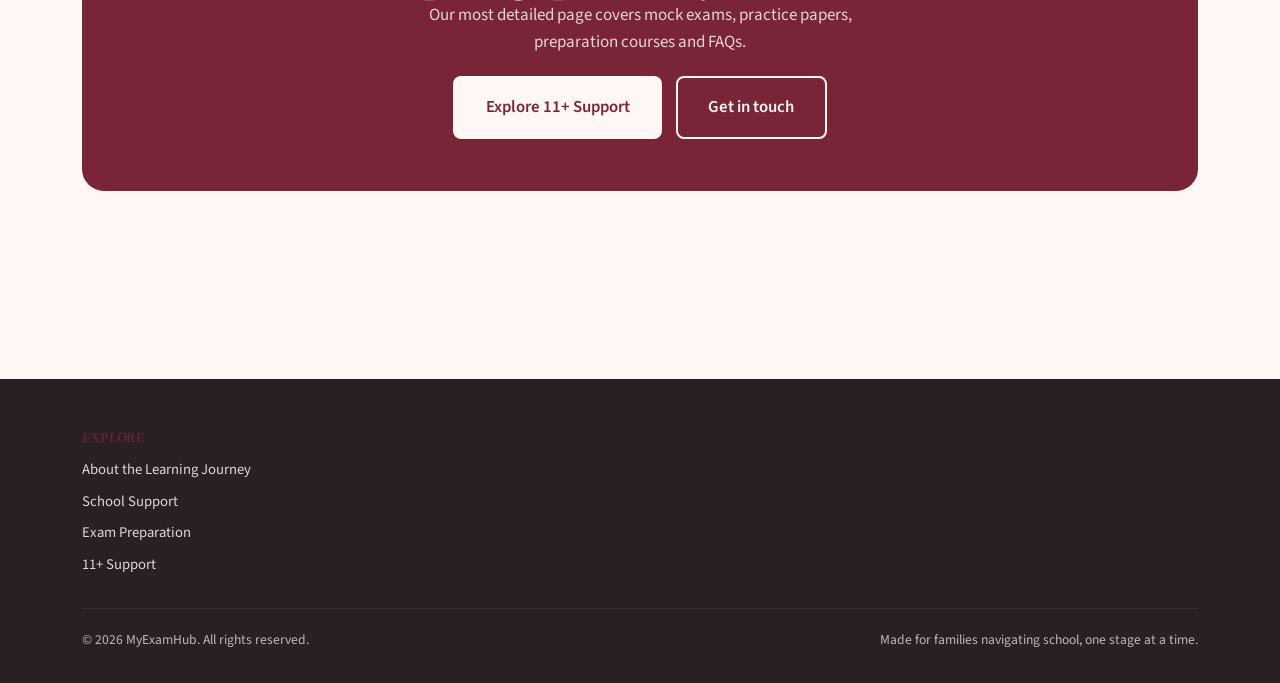
<file: school-support.html>
<!doctype html>
<html lang="en">
<head>
<meta charset="UTF-8">
<meta name="viewport" content="width=device-width, initial-scale=1">
<title>School Support — MyExamHub</title>
<meta name="description" content="General academic support across year groups — building core skills and confidence, from Year 2 through secondary school.">
<link rel="icon" type="image/svg+xml" href="assets/img/favicon.svg">
<link rel="preconnect" href="https://fonts.googleapis.com">
<link rel="preconnect" href="https://fonts.gstatic.com" crossorigin>
<link rel="stylesheet" href="https://fonts.googleapis.com/css2?family=Frank+Ruhl+Libre:wght@500;600;700;900&family=Source+Sans+3:wght@400;500;600;700&display=swap">
<link rel="stylesheet" href="assets/css/style.css">
</head>
<body>
<a class="skip-link" href="#main">Skip to main content</a>

<header class="site-header">
  <div class="container">
    <a class="brand" href="index.html">
      <svg class="brand-mark" viewBox="0 0 120 96" aria-hidden="true">
        <path class="cap-band" d="M41,50 L41,58 C41,67 79,67 79,58 L79,50 Z"/>
        <path class="cap-top" d="M14,40 L60,18 L106,40 L60,62 Z"/>
        <path class="cap-face" d="M14,40 L60,18 L60,40 Z"/>
        <circle class="cap-accent" cx="60" cy="40" r="4.2"/>
        <path class="cap-tassel" d="M60,40 L98,40 L98,66"/>
        <circle class="cap-accent" cx="98" cy="66" r="3.1"/>
        <path class="cap-accent" d="M95,69 L101,69 L99.5,77 L96.5,77 Z"/>
      </svg>
      <span class="brand-word"><span class="word-dark">My</span><span class="word-accent">Exam</span><span class="word-dark">Hub</span></span>
      <span class="brand-tagline">Achieve Your Academic Goals</span>
    </a>

    <div class="nav-wrap">
      <button class="nav-toggle" aria-label="Open menu" aria-expanded="false" aria-controls="primary-nav">
        <svg viewBox="0 0 24 24" fill="none" stroke="currentColor" stroke-width="2" stroke-linecap="round"><path d="M3 6h18M3 12h18M3 18h18"/></svg>
      </button>
      <nav class="primary-nav" id="primary-nav" aria-label="Primary">
        <div class="nav-close-row">
          <button class="nav-close" aria-label="Close menu">
            <svg viewBox="0 0 24 24" fill="none" stroke="currentColor" stroke-width="2" stroke-linecap="round"><path d="M6 6l12 12M18 6L6 18"/></svg>
          </button>
        </div>
        <ul>
          <li><a href="index.html">Home</a></li>
          <li><a href="about.html">About the Learning Journey</a></li>
          <li><a href="school-support.html" aria-current="page">School Support</a></li>
          <li><a href="exam-preparation.html">Exam Preparation</a></li>
          <li><a href="eleven-plus.html">11+ Support</a></li>
          <li><a href="contact.html">Contact</a></li>
        </ul>
      </nav>
      <div class="header-actions">
        <button class="theme-toggle" aria-label="Switch to dark theme" aria-pressed="false">
          <svg class="icon-sun" viewBox="0 0 24 24" fill="none" stroke="currentColor" stroke-width="2" stroke-linecap="round"><circle cx="12" cy="12" r="4"/><path d="M12 2v2M12 20v2M4.9 4.9l1.4 1.4M17.7 17.7l1.4 1.4M2 12h2M20 12h2M4.9 19.1l1.4-1.4M17.7 6.3l1.4-1.4"/></svg>
          <svg class="icon-moon" viewBox="0 0 24 24" fill="none" stroke="currentColor" stroke-width="2" stroke-linecap="round"><path d="M20 14.5A8.5 8.5 0 1 1 9.5 4a7 7 0 0 0 10.5 10.5Z"/></svg>
        </button>
        <a class="btn btn-outline header-cta" href="https://myexamhub.sumupstore.com/" target="_blank" rel="noopener">Book here</a>
        <a class="btn btn-primary header-cta" href="contact.html">Contact us</a>
      </div>
    </div>
  </div>
  <div class="nav-scrim"></div>
</header>

<main id="main">

  <section class="page-header">
    <div class="container">
      <span class="eyebrow" style="justify-content:center; display:flex;">School Support</span>
      <h1>Steady support, whatever year they're in</h1>
      <p>Not every family is thinking about the 11+ — some just want steady, general support for school. This page covers the broad picture; more detailed subject and year-group pages are on the way.</p>
    </div>
  </section>

  <section aria-labelledby="years-heading">
    <div class="container">
      <div class="section-head center">
        <span class="eyebrow">By year group</span>
        <h2 id="years-heading">Support that fits where they are now</h2>
      </div>
      <div class="grid grid-3">
        <div class="card">
          <h3>Year 2–4</h3>
          <p>Building solid foundations in reading, number sense and confidence — the groundwork everything later builds on.</p>
        </div>
        <div class="card">
          <h3>Year 5–6</h3>
          <p>Strengthening core skills and study habits, including for families with the 11+ or secondary transfer in mind.</p>
        </div>
        <div class="card">
          <h3>Secondary school</h3>
          <p>Support as new subjects, harder material and more independent study arrive all at once.</p>
        </div>
      </div>
      <p style="margin-top: var(--space-3); font-size:0.92rem;">Looking for a specific subject or year group in detail? That's exactly the kind of page we're building next — <a href="contact.html" style="color:var(--color-primary); font-weight:600;">get in touch</a> and let us know what would help most.</p>
    </div>
  </section>

  <section class="section-alt" aria-labelledby="areas-heading">
    <div class="container">
      <div class="section-head">
        <span class="eyebrow">Areas of support</span>
        <h2 id="areas-heading">The four things we focus on</h2>
      </div>
      <div class="grid grid-4">
        <div class="card">
          <svg class="icon" viewBox="0 0 24 24" fill="none" stroke="currentColor" stroke-width="1.8" stroke-linecap="round" stroke-linejoin="round"><path d="M4 19.5A2.5 2.5 0 0 1 6.5 17H20"/><path d="M6.5 2H20v20H6.5A2.5 2.5 0 0 1 4 19.5v-15A2.5 2.5 0 0 1 6.5 2Z"/></svg>
          <h3>Reading &amp; comprehension</h3>
          <p>Understanding what's read, not just decoding it — the skill behind almost every other subject.</p>
        </div>
        <div class="card">
          <svg class="icon" viewBox="0 0 24 24" fill="none" stroke="currentColor" stroke-width="1.8" stroke-linecap="round" stroke-linejoin="round"><path d="M9 3v18M15 3v18M3 9h18M3 15h18"/></svg>
          <h3>Maths &amp; reasoning</h3>
          <p>Building number confidence and the kind of logical thinking used in verbal and non-verbal reasoning.</p>
        </div>
        <div class="card">
          <svg class="icon" viewBox="0 0 24 24" fill="none" stroke="currentColor" stroke-width="1.8" stroke-linecap="round" stroke-linejoin="round"><path d="M12 21s-7-4.5-9.5-9A5.5 5.5 0 0 1 12 6a5.5 5.5 0 0 1 9.5 6c-2.5 4.5-9.5 9-9.5 9Z"/></svg>
          <h3>Confidence &amp; study habits</h3>
          <p>Helping children believe in their own ability, and building routines that make studying feel manageable.</p>
        </div>
        <div class="card">
          <svg class="icon" viewBox="0 0 24 24" fill="none" stroke="currentColor" stroke-width="1.8" stroke-linecap="round" stroke-linejoin="round"><path d="M9 11l3 3L22 4"/><path d="M21 12v7a2 2 0 0 1-2 2H5a2 2 0 0 1-2-2V6a2 2 0 0 1 2-2h11"/></svg>
          <h3>Exam readiness</h3>
          <p>General preparation and technique that applies well beyond any single exam. See our dedicated page for more.</p>
          <a class="card-link" href="exam-preparation.html">Exam Preparation <svg viewBox="0 0 24 24" fill="none" stroke="currentColor" stroke-width="2" stroke-linecap="round"><path d="M5 12h14M13 6l6 6-6 6"/></svg></a>
        </div>
      </div>
    </div>
  </section>

  <section>
    <div class="container">
      <div class="cta-band">
        <h2>Preparing specifically for the 11+?</h2>
        <p>Our most detailed page covers mock exams, practice papers, preparation courses and FAQs.</p>
        <div class="cta-actions">
          <a class="btn btn-primary btn-lg" href="eleven-plus.html">Explore 11+ Support</a>
          <a class="btn btn-outline btn-lg" href="contact.html" style="border-color:#FFF7F5; color:#FFF7F5;">Get in touch</a>
        </div>
      </div>
    </div>
  </section>

</main>

<footer class="site-footer">
  <div class="container">
    <div class="footer-grid">
      <div class="footer-col">
        <h3>Explore</h3>
        <ul>
          <li><a href="about.html">About the Learning Journey</a></li>
          <li><a href="school-support.html">School Support</a></li>
          <li><a href="exam-preparation.html">Exam Preparation</a></li>
          <li><a href="eleven-plus.html">11+ Support</a></li>
        </ul>
      </div>
    </div>
    <div class="footer-bottom">
      <span>&copy; 2026 MyExamHub. All rights reserved.</span>
      <span>Made for families navigating school, one stage at a time.</span>
    </div>
  </div>
</footer>

<script src="assets/js/main.js"></script>
</body>
</html>
</file>
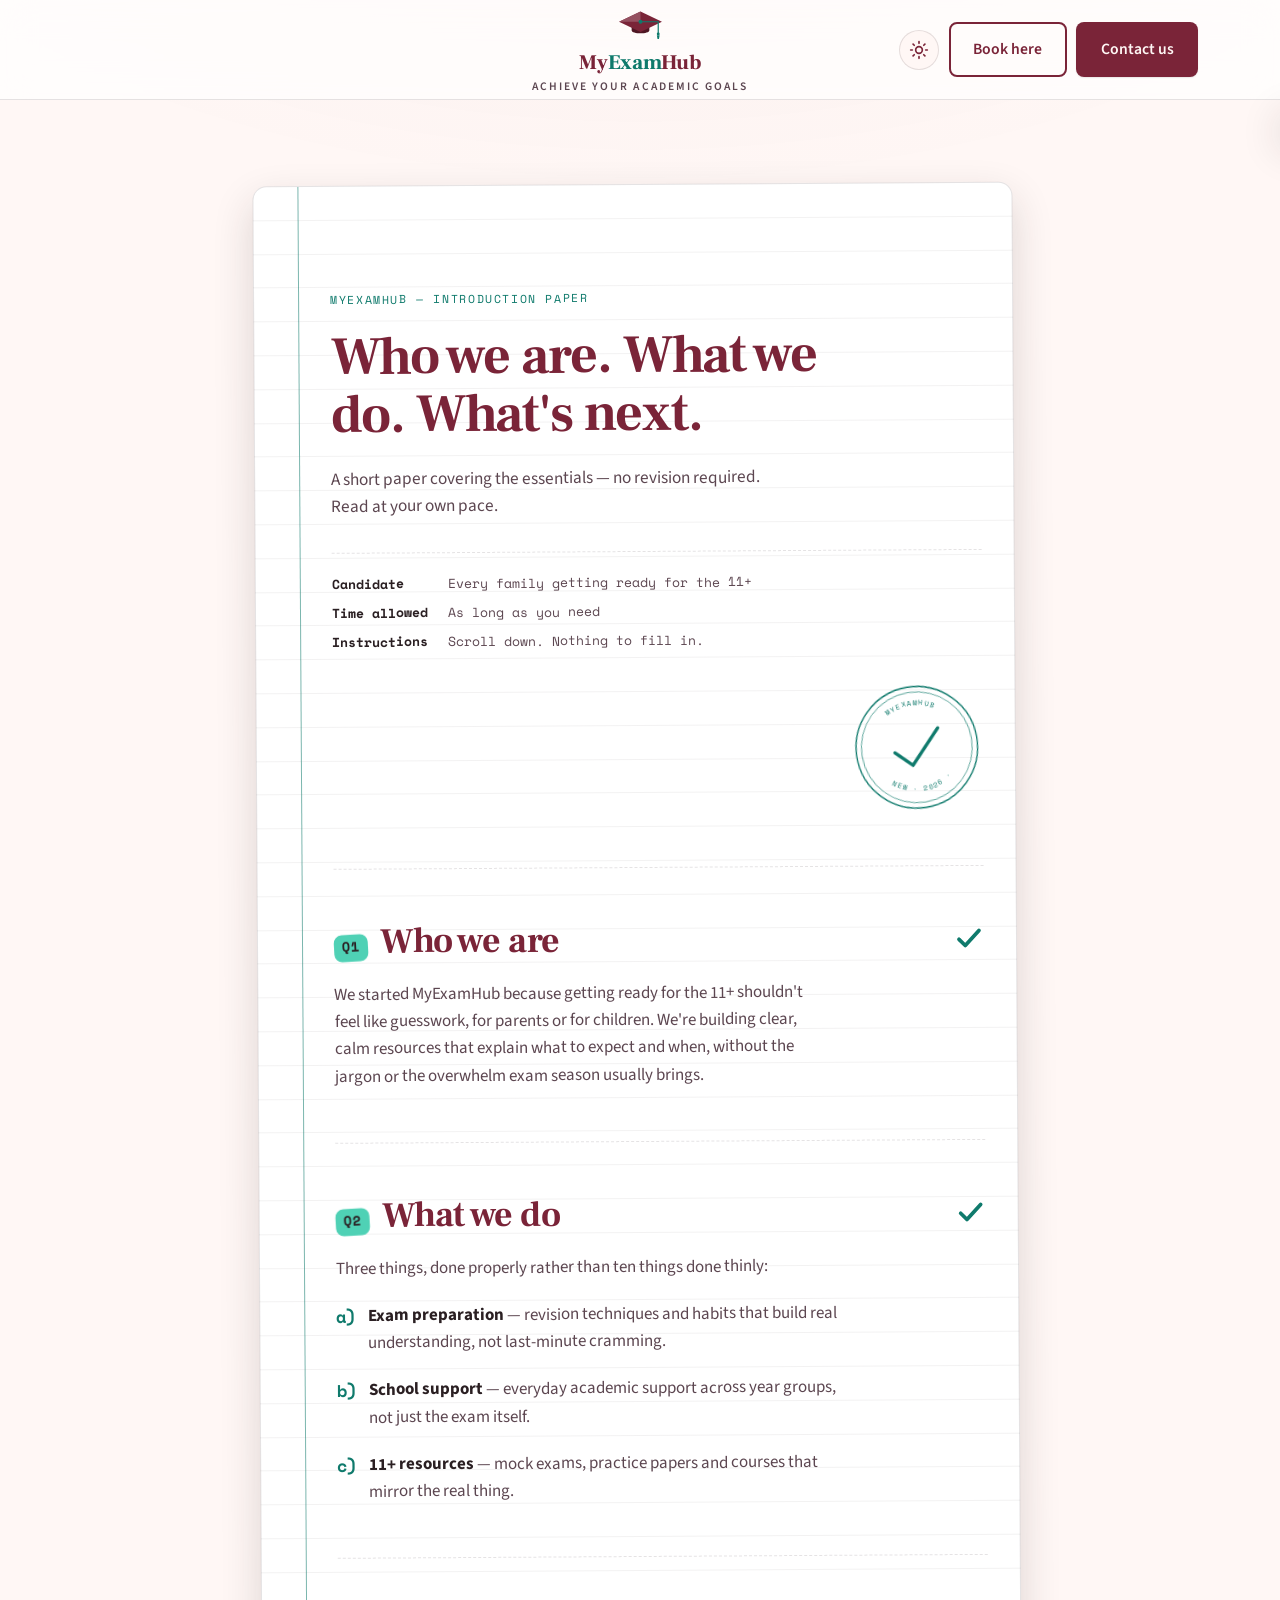
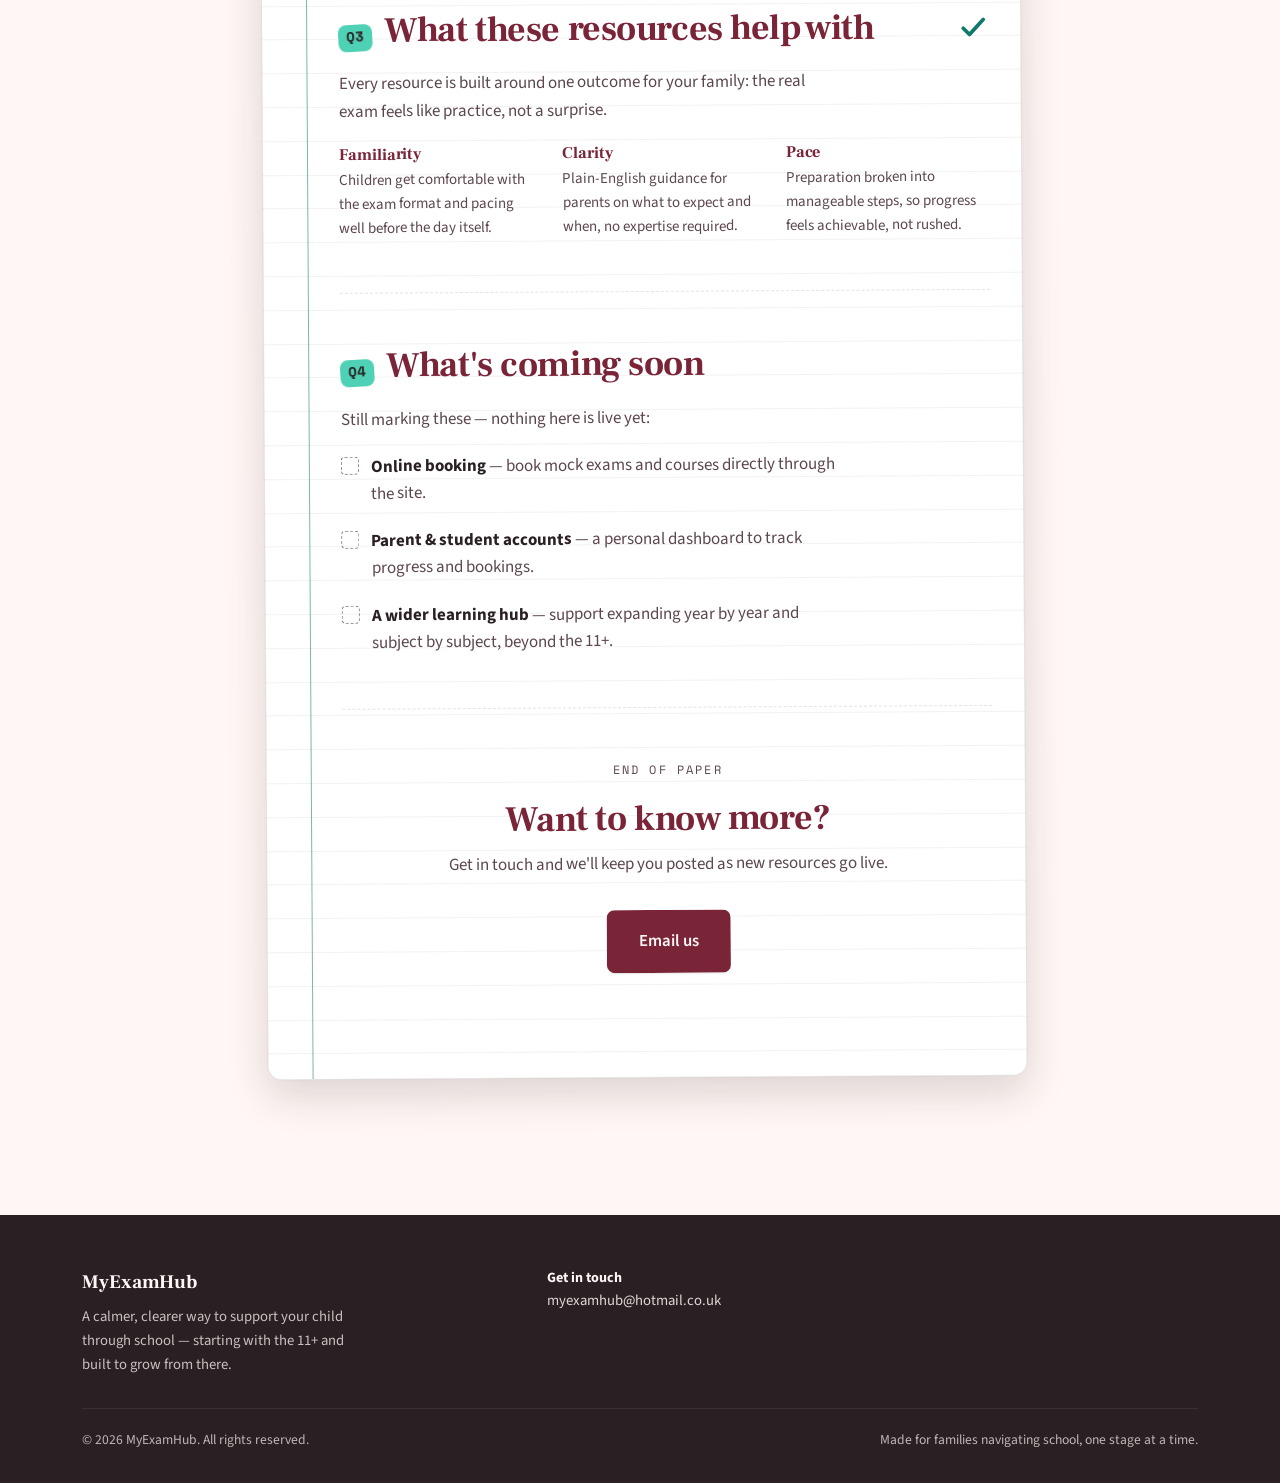
<file: showcase.html>
<!doctype html>
<html lang="en">
<head>
<meta charset="UTF-8">
<meta name="viewport" content="width=device-width, initial-scale=1">
<title>MyExamHub — Who we are and what we're building</title>
<meta name="description" content="A quick look at MyExamHub: who we are, what we do, what our resources help with, and what's coming soon.">
<meta name="robots" content="noindex, nofollow">
<link rel="icon" type="image/svg+xml" href="assets/img/favicon.svg">
<link rel="preconnect" href="https://fonts.googleapis.com">
<link rel="preconnect" href="https://fonts.gstatic.com" crossorigin>
<link rel="stylesheet" href="https://fonts.googleapis.com/css2?family=Frank+Ruhl+Libre:wght@500;600;700;900&family=Source+Sans+3:wght@400;500;600;700&display=swap">
<link rel="stylesheet" href="assets/css/style.css">
<link rel="stylesheet" href="assets/css/showcase.css">
</head>
<body class="showcase-page">
<a class="skip-link" href="#main">Skip to main content</a>

<header class="site-header">
  <div class="container">
    <a class="brand" href="showcase.html">
      <svg class="brand-mark" viewBox="0 0 120 96" aria-hidden="true">
        <path class="cap-band" d="M41,50 L41,58 C41,67 79,67 79,58 L79,50 Z"/>
        <path class="cap-top" d="M14,40 L60,18 L106,40 L60,62 Z"/>
        <path class="cap-face" d="M14,40 L60,18 L60,40 Z"/>
        <circle class="cap-accent" cx="60" cy="40" r="4.2"/>
        <path class="cap-tassel" d="M60,40 L98,40 L98,66"/>
        <circle class="cap-accent" cx="98" cy="66" r="3.1"/>
        <path class="cap-accent" d="M95,69 L101,69 L99.5,77 L96.5,77 Z"/>
      </svg>
      <span class="brand-word"><span class="word-dark">My</span><span class="word-accent">Exam</span><span class="word-dark">Hub</span></span>
      <span class="brand-tagline">Achieve Your Academic Goals</span>
    </a>

    <div class="nav-wrap">
      <button class="nav-toggle" aria-label="Open menu" aria-expanded="false" aria-controls="primary-nav" hidden>
        <svg viewBox="0 0 24 24" fill="none" stroke="currentColor" stroke-width="2" stroke-linecap="round"><path d="M3 6h18M3 12h18M3 18h18"/></svg>
      </button>
      <nav class="primary-nav" id="primary-nav" aria-label="Primary">
        <div class="nav-close-row">
          <button class="nav-close" aria-label="Close menu">
            <svg viewBox="0 0 24 24" fill="none" stroke="currentColor" stroke-width="2" stroke-linecap="round"><path d="M6 6l12 12M18 6L6 18"/></svg>
          </button>
        </div>
        <ul></ul>
      </nav>
      <div class="header-actions">
        <button class="theme-toggle" aria-label="Switch to dark theme" aria-pressed="false">
          <svg class="icon-sun" viewBox="0 0 24 24" fill="none" stroke="currentColor" stroke-width="2" stroke-linecap="round"><circle cx="12" cy="12" r="4"/><path d="M12 2v2M12 20v2M4.9 4.9l1.4 1.4M17.7 17.7l1.4 1.4M2 12h2M20 12h2M4.9 19.1l1.4-1.4M17.7 6.3l1.4-1.4"/></svg>
          <svg class="icon-moon" viewBox="0 0 24 24" fill="none" stroke="currentColor" stroke-width="2" stroke-linecap="round"><path d="M20 14.5A8.5 8.5 0 1 1 9.5 4a7 7 0 0 0 10.5 10.5Z"/></svg>
        </button>
        <a class="btn btn-outline header-cta" href="https://myexamhub.sumupstore.com/" target="_blank" rel="noopener">Book here</a>
        <a class="btn btn-primary header-cta" href="contact.html">Contact us</a>
      </div>
    </div>
  </div>
  <div class="nav-scrim"></div>
</header>

<main id="main">
  <div class="xh-wrap">
    <div class="container">
      <article class="xh-paper">

        <section class="xh-cover">
          <span class="xh-cover-label">MyExamHub — Introduction Paper</span>
          <h1>Who we are. What we do. What's next.</h1>
          <p class="xh-cover-lede">A short paper covering the essentials — no revision required. Read at your own pace.</p>

          <dl class="xh-meta">
            <dt>Candidate</dt><dd>Every family getting ready for the 11+</dd>
            <dt>Time allowed</dt><dd>As long as you need</dd>
            <dt>Instructions</dt><dd>Scroll down. Nothing to fill in.</dd>
          </dl>

          <div class="xh-stamp" aria-hidden="true">
            <svg viewBox="0 0 200 200">
              <defs>
                <path id="xh-arc-top" d="M 28 108 A 72 72 0 0 1 172 108" />
                <path id="xh-arc-bottom" d="M 32 118 A 72 72 0 0 0 168 118" />
              </defs>
              <circle cx="100" cy="100" r="92" stroke-width="2"/>
              <circle cx="100" cy="100" r="84" stroke-width="1"/>
              <text><textPath href="#xh-arc-top" startOffset="50%" text-anchor="middle">MYEXAMHUB</textPath></text>
              <text><textPath href="#xh-arc-bottom" startOffset="50%" text-anchor="middle">NEW · 2026 ·</textPath></text>
              <path class="xh-stamp-check" d="M66 103 L90 126 L136 76"/>
            </svg>
          </div>
        </section>

        <section class="xh-q" aria-labelledby="q1-heading">
          <div class="xh-q-head">
            <span class="xh-q-num" aria-hidden="true">Q1</span>
            <h2 id="q1-heading">Who we are</h2>
            <span class="xh-q-tick" aria-hidden="true">
              <svg viewBox="0 0 24 24"><path d="M4 13l5 5L20 6"/></svg>
            </span>
          </div>
          <div class="xh-q-body">
            <p>We started MyExamHub because getting ready for the 11+ shouldn't feel like guesswork, for parents or for children. We're building clear, calm resources that explain what to expect and when, without the jargon or the overwhelm exam season usually brings.</p>
          </div>
        </section>

        <section class="xh-q" aria-labelledby="q2-heading">
          <div class="xh-q-head">
            <span class="xh-q-num" aria-hidden="true">Q2</span>
            <h2 id="q2-heading">What we do</h2>
            <span class="xh-q-tick" aria-hidden="true">
              <svg viewBox="0 0 24 24"><path d="M4 13l5 5L20 6"/></svg>
            </span>
          </div>
          <div class="xh-q-body">
            <p>Three things, done properly rather than ten things done thinly:</p>
            <ul class="xh-workings">
              <li><span class="xh-letter">a)</span><p><strong>Exam preparation</strong> — revision techniques and habits that build real understanding, not last-minute cramming.</p></li>
              <li><span class="xh-letter">b)</span><p><strong>School support</strong> — everyday academic support across year groups, not just the exam itself.</p></li>
              <li><span class="xh-letter">c)</span><p><strong>11+ resources</strong> — mock exams, practice papers and courses that mirror the real thing.</p></li>
            </ul>
          </div>
        </section>

        <section class="xh-q" aria-labelledby="q3-heading">
          <div class="xh-q-head">
            <span class="xh-q-num" aria-hidden="true">Q3</span>
            <h2 id="q3-heading">What these resources help with</h2>
            <span class="xh-q-tick" aria-hidden="true">
              <svg viewBox="0 0 24 24"><path d="M4 13l5 5L20 6"/></svg>
            </span>
          </div>
          <div class="xh-q-body">
            <p>Every resource is built around one outcome for your family: the real exam feels like practice, not a surprise.</p>
            <div class="xh-helps">
              <div class="xh-helps-item">
                <h3>Familiarity</h3>
                <p>Children get comfortable with the exam format and pacing well before the day itself.</p>
              </div>
              <div class="xh-helps-item">
                <h3>Clarity</h3>
                <p>Plain-English guidance for parents on what to expect and when, no expertise required.</p>
              </div>
              <div class="xh-helps-item">
                <h3>Pace</h3>
                <p>Preparation broken into manageable steps, so progress feels achievable, not rushed.</p>
              </div>
            </div>
          </div>
        </section>

        <section class="xh-q" aria-labelledby="q4-heading">
          <div class="xh-q-head">
            <span class="xh-q-num" aria-hidden="true">Q4</span>
            <h2 id="q4-heading">What's coming soon</h2>
          </div>
          <div class="xh-q-body">
            <p>Still marking these — nothing here is live yet:</p>
            <ul class="xh-soon">
              <li><span class="xh-soon-box" aria-hidden="true"></span><p><strong>Online booking</strong> — book mock exams and courses directly through the site.</p></li>
              <li><span class="xh-soon-box" aria-hidden="true"></span><p><strong>Parent &amp; student accounts</strong> — a personal dashboard to track progress and bookings.</p></li>
              <li><span class="xh-soon-box" aria-hidden="true"></span><p><strong>A wider learning hub</strong> — support expanding year by year and subject by subject, beyond the 11+.</p></li>
            </ul>
          </div>
        </section>

        <section class="xh-end">
          <span class="xh-end-mark">End of paper</span>
          <h2>Want to know more?</h2>
          <p>Get in touch and we'll keep you posted as new resources go live.</p>
          <a class="btn btn-primary btn-lg" href="mailto:myexamhub@hotmail.co.uk">Email us</a>
        </section>

      </article>
    </div>
  </div>
</main>

<footer class="site-footer">
  <div class="container">
    <div class="footer-grid">
      <div class="footer-col">
        <div class="footer-brand">MyExamHub</div>
        <p class="footer-tagline">A calmer, clearer way to support your child through school — starting with the 11+ and built to grow from there.</p>
      </div>
      <div class="footer-col">
        <h5>Get in touch</h5>
        <ul>
          <li><a href="mailto:myexamhub@hotmail.co.uk">myexamhub@hotmail.co.uk</a></li>
        </ul>
      </div>
    </div>
    <div class="footer-bottom">
      <span>&copy; 2026 MyExamHub. All rights reserved.</span>
      <span>Made for families navigating school, one stage at a time.</span>
    </div>
  </div>
</footer>

<script src="assets/js/main.js"></script>
<script>
  (function () {
    var reduceMotion = window.matchMedia('(prefers-reduced-motion: reduce)').matches;
    var qs = document.querySelectorAll('.xh-q');
    if (!qs.length) { return; }

    if (reduceMotion || !('IntersectionObserver' in window)) {
      qs.forEach(function (q) { q.classList.add('is-marked'); });
      return;
    }

    var observer = new IntersectionObserver(function (entries) {
      entries.forEach(function (entry) {
        if (entry.isIntersecting) {
          entry.target.classList.add('is-marked');
          observer.unobserve(entry.target);
        }
      });
    }, { threshold: 0.5 });

    qs.forEach(function (q) { observer.observe(q); });
  })();
</script>
</body>
</html>
</file>
<file: assets/css/style.css>
/* MyExamHub — design system
   Palette: Burgundy & Mint (pinned by client brief)
   --color-accent-strong is a derived, non-pinned addition: the mint accent
   (#4FD1B5) is too light to pass text/focus-ring contrast on the pale
   backgrounds, so light mode substitutes a deeper teal wherever accent is
   used as foreground rather than as a decorative fill/border. Dark mode's
   accent-strong is identical to accent since mint already contrasts well
   against the near-black surfaces there.
   Direction: growth-journey narrative, clean editorial execution
*/

:root {
  --color-primary: #7A2438;
  --color-accent: #4FD1B5;
  --color-accent-strong: #0F7A6C;
  --color-secondary: #A8536A;
  /* theme-constant: text/icons placed on the mint accent's own fill (chips,
     accent-filled buttons) need a fixed dark ink, since the accent stays
     bright in both themes but --color-text flips to near-white in dark. */
  --color-ink-on-accent: #2A1F22;
  --color-bg: #FFF7F5;
  --color-surface: #FFFFFF;
  --color-text: #2A1F22;
  --color-text-soft: #5C4650;
  --color-border: rgba(42, 31, 34, 0.12);
  --color-footer-bg: #2A1F22;
  --color-footer-text: #FFF7F5;

  --shadow-sm: 0 1px 2px rgba(42, 31, 34, 0.06), 0 1px 1px rgba(42, 31, 34, 0.04);
  --shadow-md: 0 8px 24px rgba(42, 31, 34, 0.10);
  --shadow-lg: 0 16px 40px rgba(42, 31, 34, 0.16);

  --radius-sm: 8px;
  --radius-md: 14px;
  --radius-lg: 22px;

  --ease-out: cubic-bezier(0.23, 1, 0.32, 1);
  --ease-in-out: cubic-bezier(0.77, 0, 0.175, 1);
  --ease-drawer: cubic-bezier(0.32, 0.72, 0, 1);

  --font-display: 'Frank Ruhl Libre', Georgia, serif;
  --font-body: 'Source Sans 3', -apple-system, BlinkMacSystemFont, 'Segoe UI', sans-serif;

  --space-1: 0.5rem;
  --space-2: 0.75rem;
  --space-3: 1.25rem;
  --space-4: 2rem;
  --space-5: 3.25rem;
  --space-6: 5.25rem;

  --container-max: 1180px;

  color-scheme: light;
}

:root[data-theme="dark"] {
  --color-primary: #7A2438;
  --color-accent: #4FD1B5;
  --color-accent-strong: #4FD1B5;
  --color-secondary: #A8536A;
  --color-bg: #240F17;
  --color-surface: #331623;
  --color-text: #F5EEEA;
  --color-text-soft: #D9BFC4;
  --color-border: rgba(245, 238, 234, 0.14);
  --color-footer-bg: #170A0F;
  --color-footer-text: #F5EEEA;

  --shadow-sm: 0 1px 2px rgba(0, 0, 0, 0.3);
  --shadow-md: 0 8px 24px rgba(0, 0, 0, 0.35);
  --shadow-lg: 0 20px 50px rgba(0, 0, 0, 0.45);

  color-scheme: dark;
}

/* ===== Palette switcher: Burgundy & Sage =====
   Primary/Accent/Secondary don't change between light/dark (same pattern
   as the default Burgundy & Mint palette), so one block covers both
   themes; only --color-accent-strong needs a theme-specific value, same
   reasoning as the default palette's accent-strong.
   Note: this palette's Primary (#331623) is identical to the dark-mode
   --color-surface. Every place Primary is used as text/icon color already
   has a dark-mode override to accent or text (added for the Mint palette's
   own contrast fix), so nothing goes invisible — the one visible side
   effect is the tree-journey node's decorative border blending into its
   own fill in dark mode, which is cosmetic only. */
:root[data-palette="sage"] {
  --color-primary: #331623;
  --color-accent: #8CA88F;
  --color-accent-strong: #4F6F55;
  --color-secondary: #E0B93A;
}
:root[data-palette="sage"][data-theme="dark"] {
  --color-accent-strong: #8CA88F;
}

/* Reset */
*, *::before, *::after { box-sizing: border-box; }
* { margin: 0; }
html { -webkit-text-size-adjust: 100%; scroll-behavior: smooth; }
body {
  font-family: var(--font-body);
  color: var(--color-text);
  background: var(--color-bg);
  line-height: 1.6;
  font-size: 1.0625rem;
  transition: background-color 0.25s ease, color 0.25s ease;
}
img, svg { display: block; max-width: 100%; }
a { color: inherit; }
button { font: inherit; }
ul { list-style: none; padding: 0; }

h1, h2, h3, h4 {
  font-family: var(--font-display);
  line-height: 1.15;
  font-weight: 700;
  color: var(--color-primary);
}
:root[data-theme="dark"] h1,
:root[data-theme="dark"] h2,
:root[data-theme="dark"] h3,
:root[data-theme="dark"] h4 { color: var(--color-text); }

/* Optical sizing: tracking and leading are size-specific, not one fixed
   value for every heading — large display type wants negative tracking
   and tighter leading; smaller headings need less of both. */
h1 { font-size: clamp(2.1rem, 4.2vw, 3.4rem); line-height: 1.08; letter-spacing: -0.02em; }
h2 { font-size: clamp(1.6rem, 2.8vw, 2.3rem); line-height: 1.12; letter-spacing: -0.012em; }
h3 { font-size: 1.3rem; letter-spacing: -0.004em; }

p { color: var(--color-text-soft); max-width: 62ch; }

.container {
  max-width: var(--container-max);
  margin-inline: auto;
  padding-inline: var(--space-4);
}

@media (max-width: 640px) {
  .container { padding-inline: var(--space-3); }
}

/* Skip link */
.skip-link {
  position: absolute;
  left: -9999px;
  top: 0;
  background: var(--color-primary);
  color: #fff;
  padding: 0.75rem 1.25rem;
  border-radius: 0 0 var(--radius-sm) 0;
  z-index: 200;
}
.skip-link:focus { left: 0; }

/* ===== Header / Nav ===== */
.site-header {
  position: sticky;
  top: 0;
  z-index: 100;
  background: color-mix(in srgb, var(--color-surface) 100%, transparent);
  border-bottom: 1px solid var(--color-border);
  transition: background-color 200ms ease;
}
@supports (backdrop-filter: blur(1px)) or (-webkit-backdrop-filter: blur(1px)) {
  .site-header {
    background: color-mix(in srgb, var(--color-surface) 72%, transparent);
    -webkit-backdrop-filter: blur(16px) saturate(160%);
    backdrop-filter: blur(16px) saturate(160%);
  }
  .site-header.is-scrolled {
    background: color-mix(in srgb, var(--color-surface) 60%, transparent);
  }
}
@media (prefers-reduced-transparency: reduce) {
  .site-header,
  .site-header.is-scrolled {
    background: var(--color-surface);
    -webkit-backdrop-filter: none;
    backdrop-filter: none;
  }
}
.site-header .container {
  display: flex;
  align-items: center;
  gap: var(--space-3);
  padding-block: 1.4rem;
  position: relative;
}
.brand {
  display: flex;
  flex-direction: column;
  align-items: center;
  gap: 0.3rem;
  font-family: var(--font-display);
  text-decoration: none;
  text-align: center;
  position: absolute;
  left: 50%;
  transform: translateX(-50%);
}
.brand-mark {
  width: 56px;
  height: 45px;
  flex-shrink: 0;
}
.cap-band { fill: color-mix(in srgb, var(--color-primary) 65%, black); }
.cap-top { fill: var(--color-primary); }
.cap-face { fill: color-mix(in srgb, var(--color-primary) 80%, white); }
.cap-accent { fill: var(--color-accent-strong); }
.cap-tassel {
  fill: none;
  stroke: var(--color-accent-strong);
  stroke-width: 2.6;
  stroke-linecap: round;
  stroke-linejoin: round;
}
.brand-word {
  font-weight: 800;
  font-size: 1.3rem;
  letter-spacing: -0.01em;
  line-height: 1;
}
.word-dark { color: var(--color-primary); }
.word-accent { color: var(--color-accent-strong); }
.brand-tagline {
  font-family: var(--font-body);
  font-size: 0.72rem;
  font-weight: 600;
  letter-spacing: 0.18em;
  text-transform: uppercase;
  color: var(--color-text-soft);
}
:root[data-theme="dark"] .word-dark { color: var(--color-text); }
@media (max-width: 640px) {
  .brand { position: static; transform: none; }
  .brand-mark { width: 46px; height: 37px; }
  .brand-word { font-size: 1.12rem; }
}

/* Home page: bigger, left-aligned brand lockup (scoped to .is-home so the
   other 5 pages keep the standard centered header per CLAUDE.md's nav/
   header consistency constraint). */
.site-header.is-home .container { padding-block: 1.9rem; }
.site-header.is-home .brand {
  position: static;
  transform: none;
  align-items: flex-start;
  text-align: left;
}
.site-header.is-home .brand-mark { width: 78px; height: 63px; }
.site-header.is-home .brand-word { font-size: 1.6rem; }
.site-header.is-home .brand-tagline { font-size: 0.8rem; }
@media (max-width: 640px) {
  .site-header.is-home .container { padding-block: 1.4rem; }
  .site-header.is-home .brand-mark { width: 58px; height: 47px; }
  .site-header.is-home .brand-word { font-size: 1.3rem; }
}

.nav-wrap {
  display: flex;
  align-items: center;
  gap: var(--space-2);
  margin-left: auto;
}

.nav-toggle {
  display: none;
  background: none;
  border: 1px solid var(--color-border);
  border-radius: var(--radius-sm);
  padding: 0.5rem 0.6rem;
  cursor: pointer;
  color: var(--color-text);
}
.nav-toggle svg { width: 22px; height: 22px; }

.primary-nav {
  display: flex;
  align-items: center;
  gap: var(--space-1);
}
.primary-nav ul {
  display: flex;
  gap: 0.2rem;
  flex-wrap: wrap;
}
.primary-nav a {
  display: inline-block;
  text-decoration: none;
  font-weight: 600;
  font-size: 0.95rem;
  padding: 0.55rem 0.85rem;
  border-radius: var(--radius-sm);
  color: var(--color-text);
  transition: background-color 150ms ease;
}
@media (hover: hover) and (pointer: fine) {
  .primary-nav a:hover { background: var(--color-bg); }
}
.primary-nav a:active { background: var(--color-bg); transition-duration: 50ms; }
.primary-nav a[aria-current="page"] {
  color: var(--color-primary);
  background: color-mix(in srgb, var(--color-primary) 10%, transparent);
}
:root[data-theme="dark"] .primary-nav a[aria-current="page"] { color: var(--color-accent); background: rgba(79,209,181,0.14); }

.header-actions {
  display: flex;
  align-items: center;
  gap: 0.6rem;
}

.theme-toggle {
  display: inline-flex;
  align-items: center;
  justify-content: center;
  width: 40px;
  height: 40px;
  border-radius: 50%;
  border: 1px solid var(--color-border);
  background: var(--color-bg);
  cursor: pointer;
  color: var(--color-primary);
}
:root[data-theme="dark"] .theme-toggle { color: var(--color-accent); }
.theme-toggle svg { width: 20px; height: 20px; }
.theme-toggle .icon-moon { display: none; }
:root[data-theme="dark"] .theme-toggle .icon-sun { display: none; }
:root[data-theme="dark"] .theme-toggle .icon-moon { display: block; }

.header-cta { white-space: nowrap; }
@media (max-width: 520px) {
  .btn.header-cta { display: none; }
}

/* Home page: never hide the header CTAs, even on narrow phones — this
   page has no hamburger fallback, so "Book here"/"Contact us" are the
   only way to act from the header. Wrap onto a second row instead. */
@media (max-width: 520px) {
  .site-header.is-home .container { flex-wrap: wrap; row-gap: 0.75rem; justify-content: center; }
  .site-header.is-home .brand { align-items: center; text-align: center; }
  .site-header.is-home .nav-wrap { width: 100%; margin-left: 0; justify-content: center; }
  .site-header.is-home .header-actions { width: 100%; flex-wrap: wrap; justify-content: center; }
  .site-header.is-home .btn.header-cta {
    display: inline-flex;
    white-space: normal;
    flex: 0 1 auto;
    justify-content: center;
  }
}

.nav-toggle { display: inline-flex; align-items: center; justify-content: center; order: 3; }
.primary-nav {
  position: fixed;
  top: var(--header-h, 4.75rem);
  right: 0;
  bottom: 0;
  z-index: 95;
  width: min(320px, 84vw);
  background: var(--color-surface);
  flex-direction: column;
  align-items: stretch;
  padding: var(--space-2) var(--space-3) var(--space-3);
  transform: translateX(100%);
  transition: transform 240ms var(--ease-drawer);
  box-shadow: var(--shadow-lg);
}
.primary-nav.is-open { transform: translateX(0); }
.nav-close-row { display: flex; justify-content: flex-end; margin-bottom: var(--space-2); }
.nav-close {
  display: inline-flex;
  align-items: center;
  justify-content: center;
  width: 40px;
  height: 40px;
  background: none;
  border: 1px solid var(--color-border);
  border-radius: var(--radius-sm);
  color: var(--color-text);
  cursor: pointer;
}
.nav-close svg { width: 20px; height: 20px; }
.primary-nav ul { flex-direction: column; gap: 0.15rem; }
.primary-nav a { padding: 0.9rem 1rem; font-size: 1.05rem; }
.nav-scrim {
  position: fixed;
  inset: 0;
  background: rgba(20, 8, 12, 0.45);
  z-index: 90;
  opacity: 0;
  visibility: hidden;
  transition: opacity 240ms ease, visibility 240ms;
}
.nav-scrim.is-open { opacity: 1; visibility: visible; }

/* ===== Buttons ===== */
.btn {
  display: inline-flex;
  align-items: center;
  gap: 0.5rem;
  font-weight: 600;
  text-decoration: none;
  border-radius: var(--radius-sm);
  padding: 0.8rem 1.4rem;
  border: 2px solid transparent;
  cursor: pointer;
  transition: transform 160ms var(--ease-out), box-shadow 160ms ease, background-color 150ms ease;
  font-size: 0.98rem;
}
@media (hover: hover) and (pointer: fine) {
  .btn:hover { transform: translateY(-1px); }
}
.btn:active { transform: scale(0.97); }
.btn-primary {
  background: var(--color-primary);
  color: #FFF7F5;
  box-shadow: var(--shadow-sm);
}
@media (hover: hover) and (pointer: fine) {
  .btn-primary:hover { box-shadow: var(--shadow-md); }
}
.btn-outline {
  background: transparent;
  border-color: var(--color-primary);
  color: var(--color-primary);
}
:root[data-theme="dark"] .btn-outline { border-color: var(--color-accent); color: var(--color-accent); }
@media (hover: hover) and (pointer: fine) {
  .btn-outline:hover { background: color-mix(in srgb, var(--color-primary) 8%, transparent); }
}
.btn-lg { padding: 1rem 1.9rem; font-size: 1.05rem; }

/* ===== Hero / Journey path ===== */
.hero {
  padding-block: var(--space-6) var(--space-5);
  overflow: hidden;
}
.hero .container {
  display: grid;
  grid-template-columns: 1.1fr 0.9fr;
  gap: var(--space-5);
  align-items: center;
}
.hero-eyebrow {
  display: inline-flex;
  align-items: center;
  gap: 0.6rem;
  font-weight: 700;
  letter-spacing: 0.08em;
  text-transform: uppercase;
  font-size: 0.78rem;
  color: var(--color-secondary);
  margin-bottom: var(--space-3);
}
.hero-eyebrow::before {
  content: "";
  width: 30px;
  height: 2px;
  background: var(--color-accent);
  flex-shrink: 0;
}
.hero h1 { margin-bottom: var(--space-3); }
.hero-lede { font-size: 1.15rem; margin-bottom: var(--space-4); }

.journey {
  position: relative;
  min-height: 360px;
}
.journey-path {
  width: 100%;
  height: auto;
}
.journey-stop {
  position: absolute;
  display: flex;
  flex-direction: column;
  align-items: center;
  text-align: center;
  width: 132px;
  transform: translate(-50%, -50%);
}
.journey-dot {
  width: 46px;
  height: 46px;
  border-radius: 50%;
  background: var(--color-surface);
  border: 3px solid var(--color-accent);
  display: flex;
  align-items: center;
  justify-content: center;
  box-shadow: var(--shadow-md);
  font-family: var(--font-display);
  font-weight: 700;
  color: var(--color-primary);
  margin-bottom: 0.5rem;
}
:root[data-theme="dark"] .journey-dot { color: var(--color-accent); }
.journey-dot--active {
  background: var(--color-primary);
  border-color: var(--color-primary);
  color: #FFF7F5;
}
.journey-stop span.label {
  font-size: 0.82rem;
  font-weight: 600;
  color: var(--color-text);
}

@media (max-width: 900px) {
  .hero .container { grid-template-columns: 1fr; }
  .journey { min-height: 280px; order: -1; }
}

/* Signature moment: the journey draws itself in, dot by dot.
   Base state is fully revealed so no-JS / reduced-motion visitors see
   the complete path immediately; the animation is additive. */
.journey-stop { opacity: 1; }

@media (prefers-reduced-motion: no-preference) {
  .journey-path {
    animation: journey-draw 1.7s cubic-bezier(0.22, 1, 0.36, 1) both;
  }
  .journey-stop {
    opacity: 0;
    animation: journey-stop-in 0.6s ease-out both;
  }
  .journey-stop:nth-child(2) { animation-delay: 0.35s; }
  .journey-stop:nth-child(3) { animation-delay: 0.85s; }
  .journey-stop:nth-child(4) { animation-delay: 1.3s; }
  .journey-stop:nth-child(5) { animation-delay: 1.65s; }
}

@keyframes journey-draw {
  from { clip-path: inset(0 100% 0 0); }
  to { clip-path: inset(0 0% 0 0); }
}

@keyframes journey-stop-in {
  from { opacity: 0; transform: translate(-50%, -50%) translateY(8px) scale(0.85); }
  to { opacity: 1; transform: translate(-50%, -50%) translateY(0) scale(1); }
}

/* Echo of the signature device further down the page: milestones
   reveal left-to-right as they enter view, like the path extending. */
.milestone {
  clip-path: inset(0 100% 0 0);
  transition: clip-path 0.7s cubic-bezier(0.22, 1, 0.36, 1);
}
.milestone.is-visible { clip-path: inset(0 0 0 0); }
@media (prefers-reduced-motion: reduce) {
  .milestone { clip-path: none; transition: none; }
}

/* ===== Interior page header ===== */
.page-header {
  padding-block: var(--space-5) var(--space-4);
  text-align: center;
}
.page-header .container { max-width: 760px; }
.page-header p { margin-inline: auto; font-size: 1.08rem; }

/* ===== Sections ===== */
section { padding-block: var(--space-5); }
.section-head {
  max-width: 60ch;
  margin-bottom: var(--space-4);
}
.section-head.center { margin-inline: auto; text-align: center; }
.section-alt { background: var(--color-surface); }
.eyebrow {
  display: block;
  font-weight: 700;
  letter-spacing: 0.06em;
  text-transform: uppercase;
  font-size: 0.78rem;
  color: var(--color-secondary);
  margin-bottom: 0.5rem;
}

/* ===== Cards / grid ===== */
.grid {
  display: grid;
  gap: var(--space-3);
}
.grid-3 { grid-template-columns: repeat(3, 1fr); }
.grid-4 { grid-template-columns: repeat(4, 1fr); }
.grid-2 { grid-template-columns: repeat(2, 1fr); }
@media (max-width: 900px) {
  .grid-3, .grid-4 { grid-template-columns: repeat(2, 1fr); }
}
@media (max-width: 640px) {
  .grid-2, .grid-3, .grid-4 { grid-template-columns: 1fr; }
}

.card {
  background: var(--color-surface);
  border: 1px solid var(--color-border);
  border-radius: var(--radius-md);
  padding: var(--space-4);
  box-shadow: var(--shadow-sm);
  transition: box-shadow 200ms ease, transform 200ms var(--ease-out);
}
@media (hover: hover) and (pointer: fine) {
  .card:hover { box-shadow: var(--shadow-md); transform: translateY(-2px); }
}
.card .icon {
  width: 42px;
  height: 42px;
  color: var(--color-primary);
  margin-bottom: var(--space-2);
}
:root[data-theme="dark"] .card .icon { color: var(--color-accent); }
.card h3 { margin-bottom: 0.5rem; font-size: 1.15rem; }
.card p { max-width: none; font-size: 0.96rem; }

.card-link {
  display: inline-flex;
  align-items: center;
  gap: 0.35rem;
  margin-top: var(--space-2);
  font-weight: 600;
  color: var(--color-primary);
  text-decoration: none;
  background: none;
  border: none;
  padding: 0;
  font-size: inherit;
  cursor: pointer;
}
:root[data-theme="dark"] .card-link { color: var(--color-accent); }
.card-link svg { width: 16px; height: 16px; transition: transform 160ms var(--ease-out); }
@media (hover: hover) and (pointer: fine) {
  .card-link:hover svg { transform: translateX(3px); }
}

/* ===== Testimonials ===== */
.testimonial-quote {
  margin: 0;
  font-size: 0.96rem;
  color: var(--color-text);
  max-width: none;
}
.testimonial-quote p + p { margin-top: 0.6rem; }
.testimonial-author {
  display: block;
  margin-top: var(--space-3);
  font-style: normal;
  font-weight: 700;
  color: var(--color-primary);
  font-size: 0.92rem;
}
:root[data-theme="dark"] .testimonial-author { color: var(--color-accent); }

/* ===== Info modal (in-page "Read more" boxes) ===== */
.info-modal {
  position: fixed;
  inset: 0;
  margin: auto;
  border: none;
  border-radius: var(--radius-lg);
  padding: var(--space-4);
  width: min(560px, 90vw);
  max-height: calc(100vh - var(--space-5));
  overflow-y: auto;
  background: var(--color-surface);
  color: var(--color-text);
  box-shadow: var(--shadow-lg);
}
.info-modal::backdrop {
  background: rgba(20, 8, 12, 0.45);
}
.info-modal-head {
  display: flex;
  align-items: center;
  justify-content: space-between;
  gap: var(--space-2);
  margin-bottom: var(--space-3);
}
.info-modal-head h2 { margin: 0; }
.info-modal-close {
  display: inline-flex;
  align-items: center;
  justify-content: center;
  width: 40px;
  height: 40px;
  flex-shrink: 0;
  background: none;
  border: 1px solid var(--color-border);
  border-radius: var(--radius-sm);
  color: var(--color-text);
  cursor: pointer;
}
.info-modal-close svg { width: 20px; height: 20px; }
.info-modal--wide { width: min(760px, 92vw); }
.info-modal-grid {
  display: grid;
  grid-template-columns: 1fr 1fr;
  gap: var(--space-3);
}
.info-modal-grid--3 { grid-template-columns: repeat(3, 1fr); }
@media (max-width: 640px) {
  .info-modal-grid { grid-template-columns: 1fr; }
}
@media (max-width: 760px) {
  .info-modal-grid--3 { grid-template-columns: 1fr; }
}
.info-modal-box {
  background: var(--color-bg);
  border: 1px solid var(--color-border);
  border-radius: var(--radius-md);
  padding: var(--space-3);
}
.info-modal-box h3 { margin-bottom: 0.4rem; font-size: 1.05rem; }
.info-modal-box p { font-size: 0.92rem; max-width: none; }
.info-modal-box ul { margin: 0.5rem 0 0; padding-left: 1.1rem; font-size: 0.88rem; color: var(--color-text-soft); list-style: disc; }
.info-modal-box li { margin-bottom: 0.3rem; }

/* ===== Milestone / stepper (used across pages) ===== */
.milestones {
  display: flex;
  gap: var(--space-3);
  overflow-x: auto;
  padding-bottom: 0.5rem;
}
.milestone {
  flex: 1 1 160px;
  min-width: 160px;
  border-top: 2px solid var(--color-accent);
  padding: var(--space-2) 0 0.25rem;
}
.milestone .step-num {
  font-family: var(--font-display);
  font-weight: 700;
  color: var(--color-accent-strong);
  font-size: 0.9rem;
}
.milestone h4 { font-size: 1rem; margin-block: 0.2rem 0.3rem; color: var(--color-text); }
.milestone p { font-size: 0.9rem; }

/* ===== Callout / CTA band ===== */
.cta-band {
  background: var(--color-primary);
  color: #FFF7F5;
  border-radius: var(--radius-lg);
  padding: var(--space-5);
  margin-block: var(--space-5);
  text-align: center;
}
:root[data-theme="dark"] .cta-band { background: var(--color-surface); border: 1px solid var(--color-border); color: var(--color-text); }
.cta-band h2 { color: #FFF7F5; }
:root[data-theme="dark"] .cta-band h2 { color: var(--color-text); }
.cta-band p { color: rgba(251,246,236,0.85); margin-inline: auto; }
:root[data-theme="dark"] .cta-band p { color: var(--color-text-soft); }
.cta-band .btn-primary {
  background: #FFF7F5;
  color: var(--color-primary);
}
:root[data-theme="dark"] .cta-band .btn-primary { background: var(--color-accent); color: #240F17; }
.cta-actions { display: flex; justify-content: center; gap: 0.85rem; flex-wrap: wrap; margin-top: var(--space-3); }

/* ===== FAQ (details/summary) ===== */
.faq-item {
  border-bottom: 1px solid var(--color-border);
  padding-block: var(--space-2);
}
.faq-item summary {
  cursor: pointer;
  font-weight: 600;
  font-size: 1.02rem;
  list-style: none;
  display: flex;
  align-items: center;
  justify-content: space-between;
  gap: 1rem;
  padding: 0.4rem 0.5rem;
  margin-inline: -0.5rem;
  border-radius: var(--radius-sm);
  transition: background-color 100ms ease-out;
}
.faq-item summary:active { background: var(--color-bg); transition-duration: 30ms; }
.faq-item summary::-webkit-details-marker { display: none; }
.faq-item summary .chevron { width: 20px; height: 20px; flex-shrink: 0; transition: transform 200ms var(--ease-out); color: var(--color-primary); }
:root[data-theme="dark"] .faq-item summary .chevron { color: var(--color-accent); }
.faq-item[open] summary .chevron { transform: rotate(180deg); }
.faq-item .faq-answer { display: grid; grid-template-rows: 1fr; }
.faq-item .faq-answer > p { overflow: hidden; padding-block: 0.4rem 0.8rem; }
.faq-item.js-accordion .faq-answer {
  grid-template-rows: 0fr;
  transition: grid-template-rows 220ms var(--ease-out);
}
.faq-item.js-accordion.is-open .faq-answer { grid-template-rows: 1fr; }
@media (prefers-reduced-motion: reduce) {
  .faq-item.js-accordion .faq-answer { transition: none; }
}

/* ===== Badge (future feature note) ===== */
.badge-soon {
  display: inline-flex;
  align-items: center;
  gap: 0.4rem;
  font-size: 0.78rem;
  font-weight: 700;
  letter-spacing: 0.03em;
  text-transform: uppercase;
  color: var(--color-secondary);
  background: color-mix(in srgb, var(--color-accent) 16%, transparent);
  border: 1px solid color-mix(in srgb, var(--color-accent) 45%, transparent);
  padding: 0.3rem 0.7rem;
  border-radius: 999px;
}

/* ===== Forms ===== */
.form-grid { display: grid; gap: var(--space-3); max-width: 640px; }
.field { display: flex; flex-direction: column; gap: 0.4rem; }
.field label { font-weight: 600; font-size: 0.92rem; }
.field input, .field textarea, .field select {
  font: inherit;
  padding: 0.75rem 0.9rem;
  border-radius: var(--radius-sm);
  border: 1.5px solid var(--color-border);
  background: var(--color-surface);
  color: var(--color-text);
}
.field input:focus, .field textarea:focus, .field select:focus {
  outline: 2px solid var(--color-accent-strong);
  outline-offset: 1px;
}
.field textarea { resize: vertical; min-height: 120px; }
.field-row { display: grid; grid-template-columns: 1fr 1fr; gap: var(--space-3); }
@media (max-width: 640px) { .field-row { grid-template-columns: 1fr; } }
.form-note { font-size: 0.88rem; }

/* ===== Contact info list ===== */
.contact-list { display: grid; gap: var(--space-3); }
.contact-item { display: flex; gap: var(--space-2); align-items: flex-start; }
.contact-item .icon { width: 26px; height: 26px; color: var(--color-primary); flex-shrink: 0; margin-top: 0.15rem; }
:root[data-theme="dark"] .contact-item .icon { color: var(--color-accent); }
.contact-item h3, .contact-item h4 { font-size: 1rem; margin-bottom: 0.15rem; }
.contact-item p { font-size: 0.95rem; }
.contact-item p a { color: var(--color-primary); font-weight: 600; text-decoration: none; }
:root[data-theme="dark"] .contact-item p a { color: var(--color-accent); }
.contact-item p a:hover { text-decoration: underline; }

/* ===== Footer ===== */
.site-footer {
  background: var(--color-footer-bg);
  color: var(--color-footer-text);
  padding-block: var(--space-5) var(--space-4);
  margin-top: var(--space-6);
}
.site-footer a,
.site-footer button {
  color: inherit;
  text-decoration: none;
  opacity: 0.85;
  background: none;
  border: none;
  padding: 0;
  font: inherit;
  text-align: left;
  cursor: pointer;
}
.site-footer a:hover,
.site-footer button:hover { opacity: 1; text-decoration: underline; }
.footer-grid {
  display: grid;
  grid-template-columns: 1.4fr 1fr 1fr;
  gap: var(--space-4);
  margin-bottom: var(--space-4);
}
@media (max-width: 700px) { .footer-grid { grid-template-columns: 1fr; } }
.site-footer.is-home .footer-grid { grid-template-columns: 1.4fr 1fr; }
.footer-brand { font-family: var(--font-display); font-size: 1.2rem; font-weight: 700; margin-bottom: 0.5rem; }
.footer-tagline { font-size: 0.92rem; opacity: 0.75; max-width: 40ch; color: inherit; }
.footer-col h3 { font-size: 0.85rem; text-transform: uppercase; letter-spacing: 0.05em; opacity: 0.7; margin-bottom: 0.7rem; }
.footer-col ul { display: flex; flex-direction: column; gap: 0.5rem; font-size: 0.92rem; }
.footer-bottom {
  border-top: 1px solid rgba(255,255,255,0.12);
  padding-top: var(--space-3);
  display: flex;
  justify-content: space-between;
  flex-wrap: wrap;
  gap: 0.5rem;
  font-size: 0.85rem;
  opacity: 0.7;
}

/* ===== About page: growing tree journey ===== */
.journey-hero {
  padding-block: var(--space-6) var(--space-4);
}
.journey-hero .container { max-width: 760px; }
.journey-hero h1 { margin-top: var(--space-2); max-width: 16ch; }
.journey-hero .lede { margin-top: var(--space-3); font-size: 1.1rem; }

.tree-note {
  margin-top: var(--space-4);
  display: flex;
  align-items: flex-start;
  gap: 0.75rem;
  max-width: 52ch;
  background: var(--color-surface);
  border: 1px solid var(--color-border);
  border-radius: var(--radius-md);
  padding: 1rem 1.15rem;
}
.tree-note svg { flex-shrink: 0; margin-top: 0.15rem; }
.tree-note p { margin: 0; font-size: 0.92rem; }
.tree-note strong { color: var(--color-text); }

/* --- illustrated tree timeline (desktop) --- */
.tree-journey {
  position: relative;
  width: min(360px, 82vw);
  margin: 0 auto;
  aspect-ratio: 320 / 640;
}
.tree-svg { position: absolute; inset: 0; width: 100%; height: 100%; overflow: visible; }
.tree-svg path { fill: none; stroke-linecap: round; }
.branch-trunk {
  stroke: var(--color-secondary);
  stroke-width: 5;
  stroke-dasharray: 1000;
  stroke-dashoffset: 1000;
  animation: tree-draw 1.4s var(--ease-out) 0.1s forwards;
}
.branch {
  stroke: var(--color-secondary);
  stroke-width: 4;
  stroke-dasharray: 260;
  stroke-dashoffset: 260;
  animation: tree-draw 0.7s var(--ease-out) forwards;
  transition: stroke 0.25s ease, stroke-width 0.25s ease;
}
.branch-1 { animation-delay: 0.5s; }
.branch-2 { animation-delay: 0.85s; }
.branch-3 { animation-delay: 1.2s; }
.branch-4 { animation-delay: 1.55s; }
@keyframes tree-draw { to { stroke-dashoffset: 0; } }

.tree-journey:has(.tree-stage-1 .tree-node:hover) .branch-1,
.tree-journey:has(.tree-stage-1 .tree-node:focus-visible) .branch-1,
.tree-journey:has(.tree-stage-1.is-open) .branch-1,
.tree-journey:has(.tree-stage-2 .tree-node:hover) .branch-2,
.tree-journey:has(.tree-stage-2 .tree-node:focus-visible) .branch-2,
.tree-journey:has(.tree-stage-2.is-open) .branch-2,
.tree-journey:has(.tree-stage-3 .tree-node:hover) .branch-3,
.tree-journey:has(.tree-stage-3 .tree-node:focus-visible) .branch-3,
.tree-journey:has(.tree-stage-3.is-open) .branch-3,
.tree-journey:has(.tree-stage-4 .tree-node:hover) .branch-4,
.tree-journey:has(.tree-stage-4 .tree-node:focus-visible) .branch-4,
.tree-journey:has(.tree-stage-4.is-open) .branch-4 {
  stroke: var(--color-accent);
  stroke-width: 6;
}

.tree-node-layer { position: absolute; inset: 0; }

.tree-stage {
  position: absolute;
  left: var(--nx);
  top: var(--ny);
  transform: translate(-50%, -50%);
  opacity: 0;
  animation: tree-node-in 0.5s ease-out forwards;
  animation-delay: var(--node-delay, 1.6s);
}
@keyframes tree-node-in {
  from { opacity: 0; transform: translate(-50%, -50%) scale(0.4); }
  to { opacity: 1; transform: translate(-50%, -50%) scale(1); }
}

.tree-node {
  width: 46px;
  height: 46px;
  border-radius: 50%;
  background: var(--color-surface);
  border: 3px solid var(--color-primary);
  display: flex;
  align-items: center;
  justify-content: center;
  font-family: var(--font-display);
  font-weight: 700;
  font-size: 0.95rem;
  color: var(--color-accent-strong);
  cursor: pointer;
  transition: transform 0.25s var(--ease-out), border-color 0.2s ease, box-shadow 0.2s ease;
  box-shadow: var(--shadow-sm);
}
.tree-stage[data-status="now"] .tree-node {
  border-color: var(--color-accent);
  color: var(--color-accent-strong);
  background: color-mix(in srgb, var(--color-accent) 14%, var(--color-surface));
}
.tree-stage-3 .tree-node { width: 56px; height: 56px; font-size: 1.05rem; }
@media (hover: hover) and (pointer: fine) {
  .tree-node:hover { transform: scale(1.18) rotate(-4deg); box-shadow: var(--shadow-md); }
}
.tree-node:focus-visible,
.tree-stage.is-open .tree-node {
  transform: scale(1.18) rotate(-4deg);
  box-shadow: var(--shadow-md);
}
.tree-node:active {
  transform: scale(0.94);
  transition-duration: 80ms;
}

.tree-card {
  position: absolute;
  top: 50%;
  width: 210px;
  background: var(--color-surface);
  border: 1px solid var(--color-border);
  border-radius: var(--radius-md);
  padding: 0.9rem 1rem;
  box-shadow: var(--shadow-lg);
  opacity: 0;
  pointer-events: none;
  transform: translateY(-50%) scale(0.85);
  transform-origin: center left;
  transition: opacity 0.2s ease, transform 0.25s var(--ease-out);
  z-index: 5;
}
.tree-stage[data-side="left"] .tree-card { right: calc(100% + 1.1rem); transform-origin: center right; }
.tree-stage[data-side="right"] .tree-card { left: calc(100% + 1.1rem); }

@media (hover: hover) and (pointer: fine) {
  .tree-node:hover ~ .tree-card { opacity: 1; transform: translateY(-50%) scale(1); }
}
.tree-node:focus-visible ~ .tree-card,
.tree-stage.is-open .tree-card {
  opacity: 1;
  transform: translateY(-50%) scale(1);
  pointer-events: auto;
}

.tree-card-tag {
  display: inline-block;
  font-size: 0.7rem;
  font-weight: 700;
  letter-spacing: 0.04em;
  text-transform: uppercase;
  padding: 0.15rem 0.6rem;
  border-radius: 999px;
  background: var(--color-accent);
  color: var(--color-ink-on-accent);
  margin-bottom: 0.4rem;
}
.tree-stage[data-status="soon"] .tree-card-tag {
  background: color-mix(in srgb, var(--color-secondary) 16%, transparent);
  color: var(--color-secondary);
}
.tree-card h3 { font-size: 0.92rem; margin-bottom: 0.25rem; }
.tree-card p { margin: 0; font-size: 0.82rem; max-width: none; }
.tree-card ul { margin: 0.5rem 0 0; padding-left: 1rem; font-size: 0.8rem; color: var(--color-text-soft); list-style: disc; }
.tree-card li { margin-bottom: 0.2rem; }

/* --- mobile fallback: stacked accordion, illustration hidden --- */
.tree-mobile-list { display: none; }

@media (max-width: 760px) {
  .tree-journey { display: none; }
  .tree-mobile-list { display: block; }
  .tree-mobile-list .stage { position: relative; border-bottom: 1px solid var(--color-border); }
  .tree-mobile-list .stage:last-child { border-bottom: none; }
  .tree-mobile-list .stage-head {
    width: 100%; display: flex; align-items: center; gap: 0.9rem; padding: 0.75rem 0.4rem;
    background: none; border: none; border-radius: var(--radius-sm); font: inherit; text-align: left; color: var(--color-text); cursor: pointer;
    transition: background-color 100ms ease-out;
  }
  .tree-mobile-list .stage-head:active { background: var(--color-bg); transition-duration: 30ms; }
  .tree-mobile-list .stage-node {
    flex-shrink: 0; width: 38px; height: 38px; border-radius: 50%;
    background: var(--color-surface); border: 3px solid var(--color-primary);
    display: flex; align-items: center; justify-content: center;
    font-family: var(--font-display); font-weight: 700; font-size: 0.85rem; color: var(--color-accent-strong);
  }
  .tree-mobile-list .stage[data-status="now"] .stage-node {
    border-color: var(--color-accent);
    background: color-mix(in srgb, var(--color-accent) 14%, var(--color-surface));
  }
  .tree-mobile-list .stage-title { flex: 1; font-family: var(--font-display); font-weight: 700; font-size: 0.95rem; color: var(--color-text); }
  .tree-mobile-list .stage-detail {
    display: grid;
    grid-template-rows: 0fr;
    opacity: 0;
    padding-left: 3.25rem;
    transition: grid-template-rows 0.3s ease, opacity 0.2s ease;
  }
  .tree-mobile-list .stage.is-open .stage-detail { grid-template-rows: 1fr; opacity: 1; }
  .tree-mobile-list .stage-detail-inner { overflow: hidden; padding: 0 0.4rem 0.9rem; }
  .tree-mobile-list .stage-detail p { margin: 0; font-size: 0.9rem; }
  .tree-mobile-list .stage-detail ul { margin: 0.5rem 0 0; padding-left: 1rem; font-size: 0.87rem; color: var(--color-text-soft); list-style: disc; }
}

@media (prefers-reduced-motion: reduce) {
  .branch-trunk, .branch, .tree-stage { animation: none; stroke-dashoffset: 0; opacity: 1; }
  .tree-node, .tree-card { transition: none; }
}

/* --- now / later split --- */
.split-grid {
  display: grid;
  grid-template-columns: 1fr 1fr;
  gap: var(--space-3);
  margin-top: var(--space-4);
}
@media (max-width: 760px) {
  .split-grid { grid-template-columns: 1fr; }
}
.split-card { border-radius: var(--radius-lg); padding: 1.6rem 1.6rem 1.35rem; }
.split-card.now { background: var(--color-primary); color: #FFF7F5; }
:root[data-theme="dark"] .split-card.now {
  background: var(--color-surface);
  border: 1px solid var(--color-border);
  color: var(--color-text);
}
.split-card.later { background: var(--color-surface); border: 1px dashed var(--color-border); color: var(--color-text); }
.split-card h3 { font-size: 1.1rem; margin-bottom: 0.6rem; }
.split-card.now h3 { color: var(--color-accent); }
.split-card ul { margin: 0; padding-left: 1.1rem; font-size: 0.94rem; list-style: disc; }
.split-card.now ul { color: #FCEAE0; }
:root[data-theme="dark"] .split-card.now ul { color: var(--color-text-soft); }
.split-card.later ul { color: var(--color-text-soft); }
.split-card li { margin-bottom: 0.45rem; }

/* ===== Utilities ===== */
.visually-hidden {
  position: absolute;
  width: 1px; height: 1px;
  overflow: hidden;
  clip: rect(0 0 0 0);
  white-space: nowrap;
}
.mt-0 { margin-top: 0; }
.text-center { text-align: center; }

@media (prefers-reduced-motion: reduce) {
  html { scroll-behavior: auto; }
  * { transition-duration: 0.001ms !important; animation-duration: 0.001ms !important; }
}
</file>
<file: assets/css/showcase.css>
/* MyExamHub — temporary showcase page ("the paper")
   Concept: the page reads as a single exam paper — a cover sheet, four
   numbered questions, and an end-of-paper note. Answered questions (Q1–Q3)
   get a hand-marked tick in --color-accent-strong; the "coming soon"
   question (Q4) gets empty dashed checkboxes instead, so the marking
   itself communicates what's live versus what's still ahead.
   Reuses design-system tokens from style.css — no new colors introduced. */

@import url('https://fonts.googleapis.com/css2?family=Space+Mono:wght@400;700&display=swap');

body.showcase-page {
  background:
    radial-gradient(ellipse 900px 500px at 50% -10%, color-mix(in srgb, var(--color-primary) 7%, transparent), transparent),
    var(--color-bg);
}

/* ---- header: slim ID strip, no primary nav ---- */
.showcase-page .site-header .primary-nav ul { display: none; }
.showcase-page .site-header .nav-toggle { display: none; }

/* ---- shared "paper" surface ---- */
.xh-paper {
  max-width: 760px;
  margin-inline: auto;
  background: var(--color-surface);
  background-image: repeating-linear-gradient(
    to bottom,
    transparent 0,
    transparent 2.05rem,
    color-mix(in srgb, var(--color-text) 6%, transparent) 2.05rem,
    color-mix(in srgb, var(--color-text) 6%, transparent) calc(2.05rem + 1px)
  );
  border: 1px solid var(--color-border);
  border-radius: var(--radius-md);
  box-shadow: var(--shadow-lg);
  transform: rotate(-0.35deg);
  position: relative;
  padding: var(--space-5) var(--space-4) var(--space-5) calc(var(--space-4) + 2.75rem);
}
.xh-paper::before {
  /* the red-margin rule down the left of the sheet */
  content: '';
  position: absolute;
  top: 0;
  bottom: 0;
  left: 2.75rem;
  width: 1px;
  background: color-mix(in srgb, var(--color-accent-strong) 55%, transparent);
}
@media (max-width: 640px) {
  .xh-paper { padding: var(--space-4) var(--space-3) var(--space-4) calc(var(--space-3) + 2rem); }
  .xh-paper::before { left: 2rem; }
}

.xh-wrap { padding-block: var(--space-6) var(--space-5); }
.xh-wrap .container { padding-inline: var(--space-3); }

.xh-mono {
  font-family: 'Space Mono', var(--font-body);
}

/* ---- cover sheet ---- */
.xh-cover-label {
  font-family: 'Space Mono', var(--font-body);
  font-size: 0.72rem;
  letter-spacing: 0.14em;
  text-transform: uppercase;
  color: var(--color-accent-strong);
  display: block;
  margin-bottom: var(--space-3);
}
.xh-cover h1 { margin-bottom: var(--space-3); max-width: 16ch; }
.xh-cover-lede { font-size: 1.08rem; max-width: 48ch; margin-bottom: var(--space-4); }

.xh-meta {
  display: grid;
  grid-template-columns: auto 1fr;
  column-gap: var(--space-3);
  row-gap: 0.5rem;
  font-family: 'Space Mono', var(--font-body);
  font-size: 0.82rem;
  color: var(--color-text-soft);
  border-top: 1px dashed var(--color-border);
  padding-top: var(--space-3);
  margin-top: var(--space-4);
}
.xh-meta dt { color: var(--color-text); font-weight: 700; }
.xh-meta dd { margin: 0; }

/* ---- stamp: signature element ---- */
.xh-stamp {
  width: 132px;
  height: 132px;
  margin: var(--space-4) 0 0 auto;
  color: var(--color-accent-strong);
  transform: rotate(-9deg);
  opacity: 0;
  animation: xh-stamp-in 640ms var(--ease-out) 240ms forwards;
}
.xh-stamp svg { width: 100%; height: 100%; overflow: visible; }
.xh-stamp text {
  font-family: 'Space Mono', var(--font-body);
  font-size: 10.5px;
  letter-spacing: 0.22em;
  fill: currentColor;
}
.xh-stamp circle { fill: none; stroke: currentColor; }
.xh-stamp .xh-stamp-check { stroke: currentColor; fill: none; stroke-width: 5; stroke-linecap: round; stroke-linejoin: round; }
@keyframes xh-stamp-in {
  from { opacity: 0; transform: rotate(18deg) scale(0.6); }
  to { opacity: 1; transform: rotate(-9deg) scale(1); }
}
@media (prefers-reduced-motion: reduce) {
  .xh-stamp { animation: none; opacity: 1; }
}

/* ---- questions ---- */
.xh-q { padding-block: var(--space-5); border-top: 1px dashed var(--color-border); }
.xh-q:first-of-type { border-top: none; }

.xh-q-head { display: flex; align-items: baseline; gap: var(--space-2); margin-bottom: var(--space-3); }
.xh-q-num {
  font-family: 'Space Mono', var(--font-body);
  font-size: 0.85rem;
  font-weight: 700;
  color: var(--color-ink-on-accent);
  background: var(--color-accent);
  border-radius: var(--radius-sm);
  padding: 0.15rem 0.5rem;
  transform: rotate(-3deg);
  flex-shrink: 0;
}
.xh-q-head h2 { margin: 0; }

.xh-q-tick {
  margin-left: auto;
  width: 30px;
  height: 30px;
  flex-shrink: 0;
  color: var(--color-accent-strong);
  align-self: center;
}
.xh-q-tick svg { width: 100%; height: 100%; }
.xh-q-tick path {
  fill: none;
  stroke: currentColor;
  stroke-width: 3;
  stroke-linecap: round;
  stroke-linejoin: round;
  stroke-dasharray: 40;
  stroke-dashoffset: 40;
  transition: stroke-dashoffset 520ms var(--ease-out);
}
.xh-q.is-marked .xh-q-tick path { stroke-dashoffset: 0; }
@media (prefers-reduced-motion: reduce) {
  .xh-q-tick path { transition: none; stroke-dashoffset: 0; }
}

.xh-q-body p { max-width: 60ch; }
.xh-q-body p + p { margin-top: var(--space-2); }

/* Q2: lettered workings list */
.xh-workings { display: flex; flex-direction: column; gap: var(--space-3); margin-top: var(--space-3); }
.xh-workings li { display: flex; gap: var(--space-2); }
.xh-workings .xh-letter {
  font-family: 'Space Mono', var(--font-body);
  font-weight: 700;
  color: var(--color-accent-strong);
  flex-shrink: 0;
}
.xh-workings strong { color: var(--color-text); }
.xh-workings p { margin: 0; display: inline; color: var(--color-text-soft); }

/* Q3: helps-with trio */
.xh-helps { display: grid; gap: var(--space-3); margin-top: var(--space-3); }
@media (min-width: 640px) { .xh-helps { grid-template-columns: repeat(3, 1fr); } }
.xh-helps-item h3 { font-size: 1.02rem; margin-bottom: 0.3rem; }
.xh-helps-item p { font-size: 0.94rem; }

/* Q4: coming soon, unchecked */
.xh-soon { display: flex; flex-direction: column; gap: var(--space-3); margin-top: var(--space-3); }
.xh-soon li { display: flex; gap: var(--space-2); align-items: flex-start; }
.xh-soon-box {
  width: 18px;
  height: 18px;
  flex-shrink: 0;
  margin-top: 0.2rem;
  border: 1.5px dashed color-mix(in srgb, var(--color-text-soft) 70%, transparent);
  border-radius: 4px;
}
.xh-soon strong { color: var(--color-text); }
.xh-soon p { margin: 0; display: inline; color: var(--color-text-soft); }

/* ---- end of paper ---- */
.xh-end {
  text-align: center;
  padding-top: var(--space-5);
  border-top: 1px dashed var(--color-border);
}
.xh-end-mark {
  font-family: 'Space Mono', var(--font-body);
  font-size: 0.75rem;
  letter-spacing: 0.18em;
  text-transform: uppercase;
  color: var(--color-text-soft);
  display: block;
  margin-bottom: var(--space-3);
}
.xh-end h2 { margin-bottom: var(--space-2); }
.xh-end p { margin-inline: auto; margin-bottom: var(--space-4); }

/* ---- focus ---- */
.showcase-page a:focus-visible,
.showcase-page button:focus-visible {
  outline: 2px solid var(--color-accent-strong);
  outline-offset: 2px;
}
</file>
